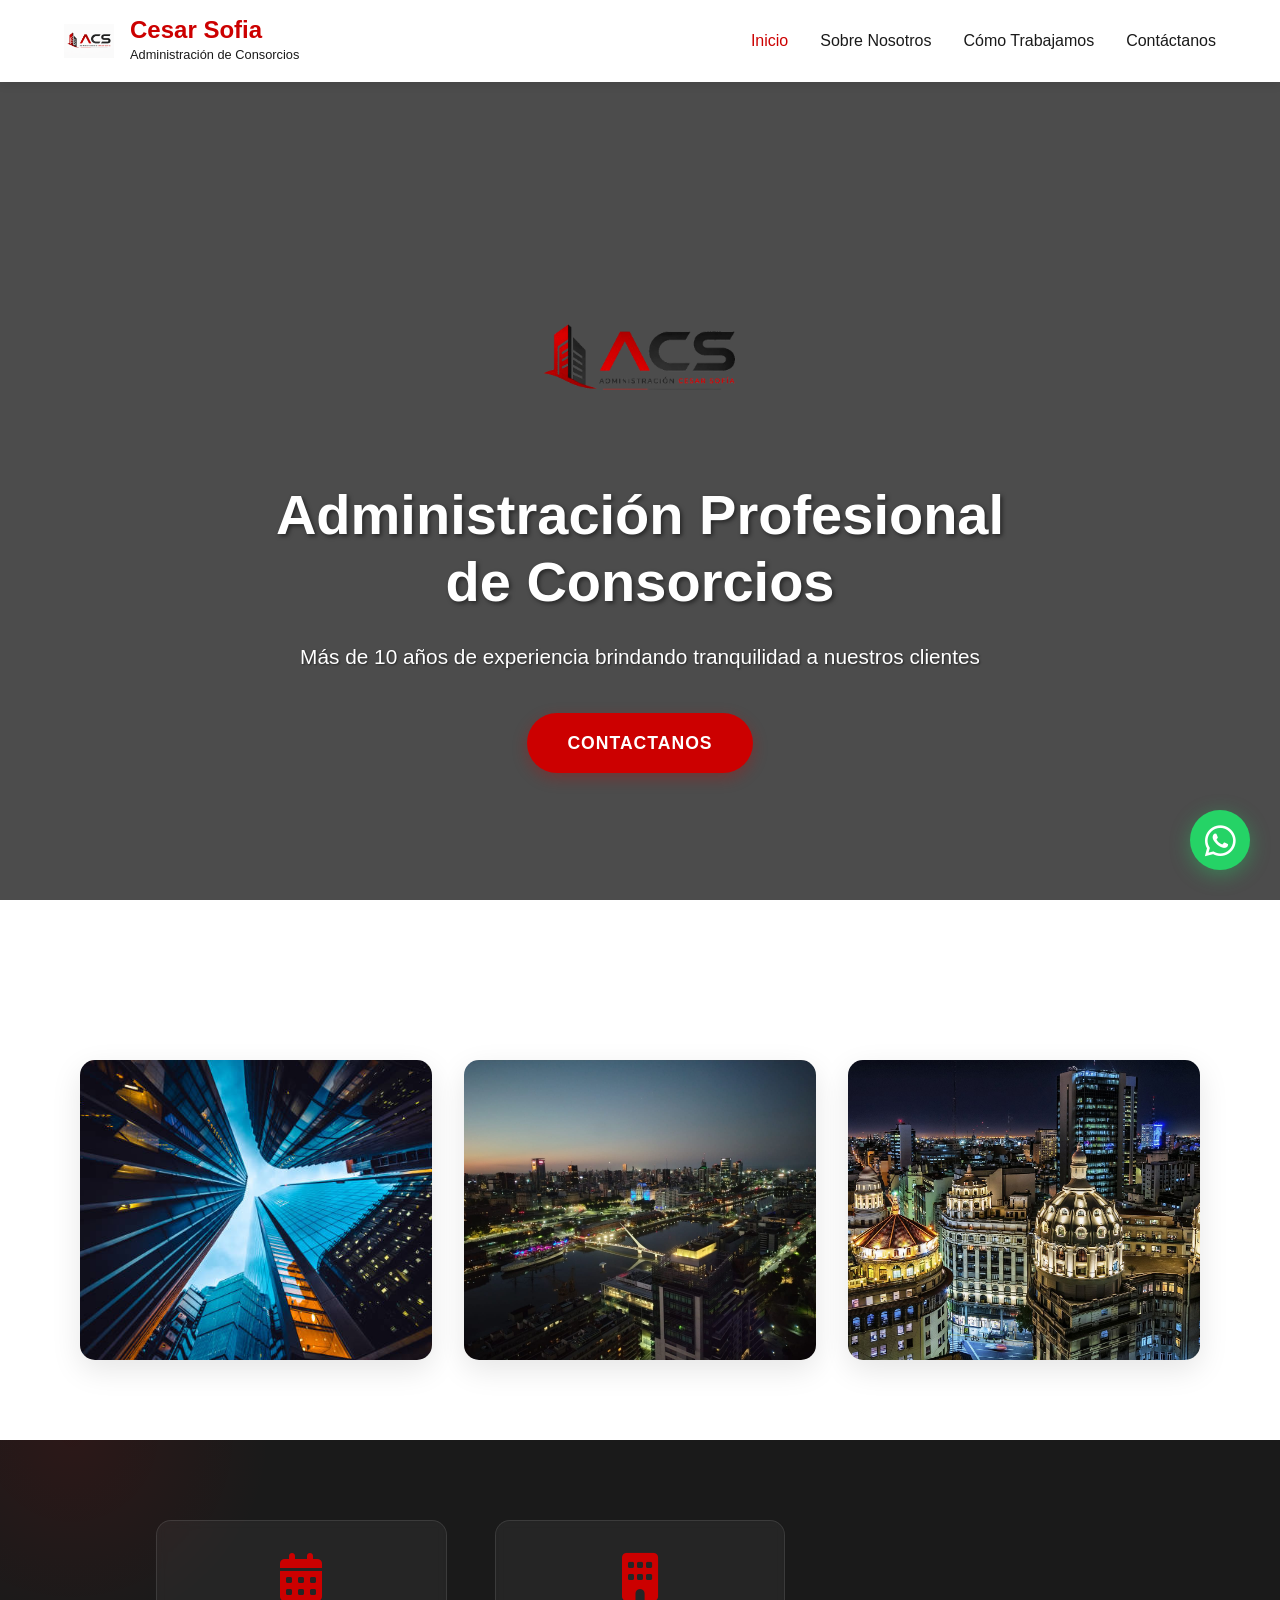
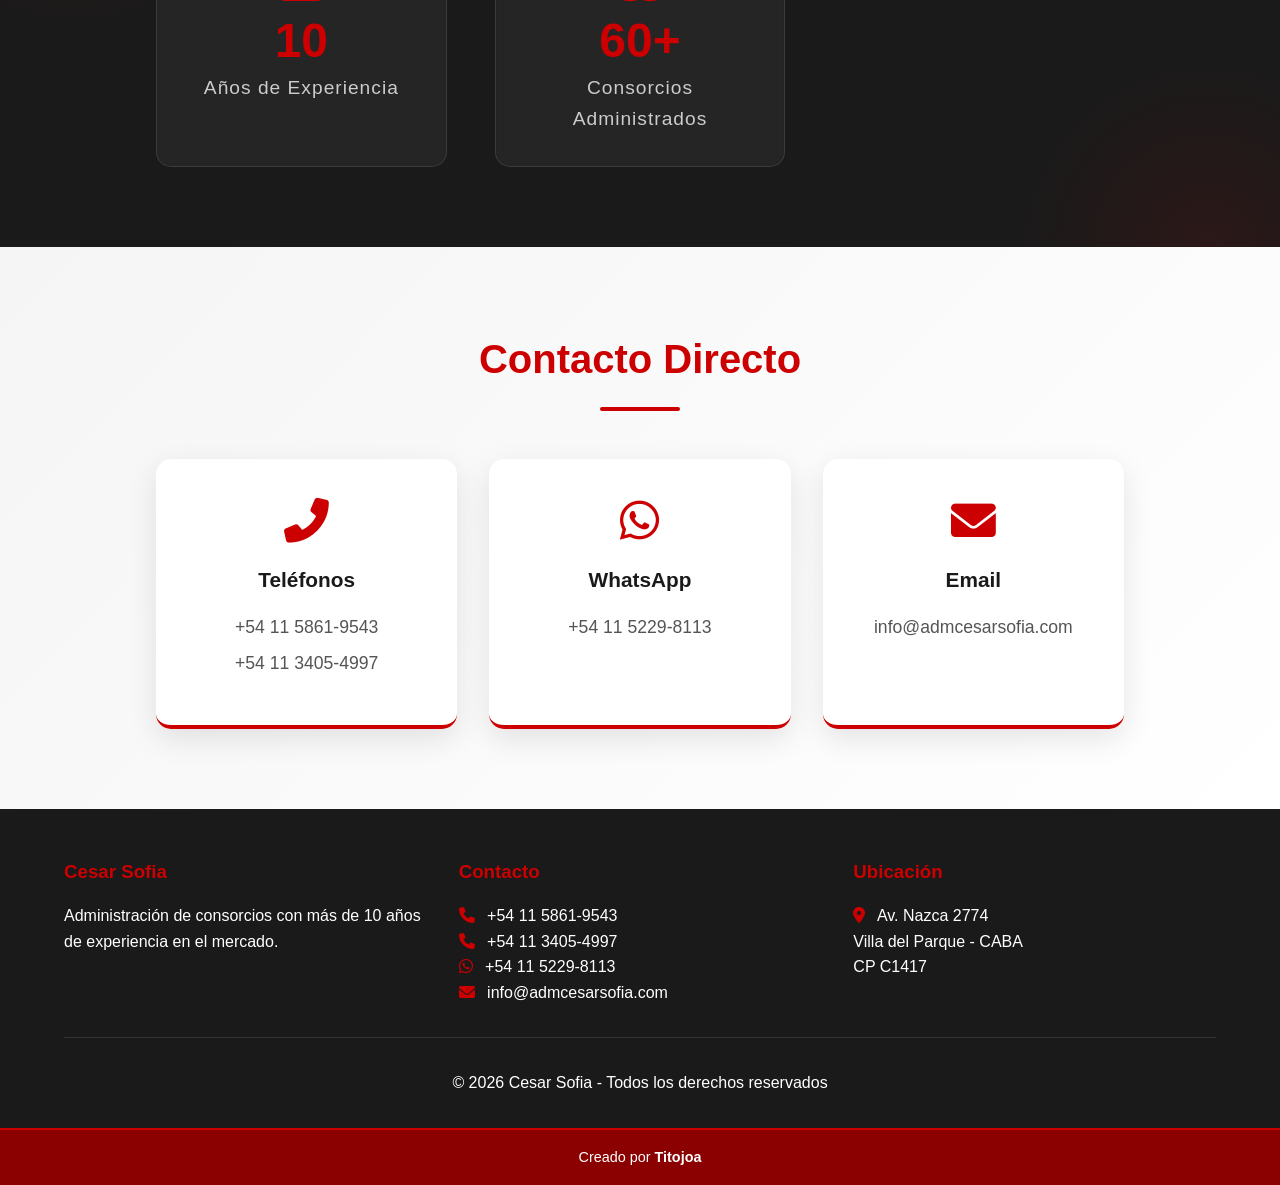
<file: index.html>
<!DOCTYPE html>
<html lang="es">
<head>
    <head>
        
    <meta charset="UTF-8">
    <meta name="viewport" content="width=device-width, initial-scale=1.0">
    <title>Administración de Consorcios | Cesar Sofia - Villa del Parque, CABA</title>
    <meta name="description" content="Administración de consorcios en Villa del Parque, CABA. Más de 10 años de experiencia. Gestión profesional, transparente y personalizada de edificios y propiedades horizontales.">
    <meta name="keywords" content="administración de consorcios, administración de edificios, expensas, Villa del Parque, CABA, Cesar Sofia, consorcios, administración de propiedades">
    <meta name="author" content="Cesar Sofia">
    <meta name="robots" content="index, follow">
    <meta name="googlebot" content="index, follow">
    <meta name="geo.region" content="AR-C">
    <meta name="geo.placename" content="Villa del Parque, Buenos Aires">
    <meta name="geo.position" content="-34.603684;-58.502254">
    <meta name="ICBM" content="-34.603684, -58.502254">
    <meta name="google-site-verification" content="Pi8FICjM6p4jcT4uzqnR5EJNdTb8IWbrWLuTquohp5A" />
    
    <!-- Open Graph (Facebook, WhatsApp, LinkedIn) -->
    <meta property="og:title" content="Cesar Sofia - Administración de Consorcios en Villa del Parque">
    <meta property="og:description" content="Más de 10 años administrando consorcios con transparencia y profesionalismo. Contactanos para una gestión eficiente de tu edificio.">
    <meta property="og:image" content="https://casarmsofia.com/images/og-image.jpg">
    <meta property="og:url" content="https://casarmsofia.com">
    <meta property="og:type" content="website">
    <meta property="og:locale" content="es_AR">
    <meta property="og:site_name" content="Cesar Sofia - Administración de Consorcios">
    
    <!-- Twitter Card -->
    <meta name="twitter:card" content="summary_large_image">
    <meta name="twitter:title" content="Cesar Sofia - Administración de Consorcios">
    <meta name="twitter:description" content="Administración profesional de consorcios en Villa del Parque, CABA. Más de 10 años de experiencia.">
    <meta name="twitter:image" content="https://casarmsofia.com/images/twitter-image.jpg">
    
    
    <!-- Canonical URL -->
    <link rel="canonical" href="https://cesarmsofia.com">
    <link rel="alternate" hreflang="es" href="https://cesarmsofia.com">
    
    <!-- Favicon -->
    <link rel="icon" type="image/x-icon" href="favicon.ico">
    <link rel="apple-touch-icon" href="apple-touch-icon.webp">
    
    <!-- CSS -->
    <link rel="stylesheet" href="css/main.css">
    <link rel="stylesheet" href="css/index.css">
    <link rel="stylesheet" href="https://cdnjs.cloudflare.com/ajax/libs/font-awesome/6.0.0/css/all.min.css">
</head>
</head>
<body>
    <header class="header">
        <div class="container">
            <div class="header-content">
                <div class="logo-container">
                    <div class="logo">
                        <img src="adm.webp" alt="Cesar Sofia">
                    </div>
                    <div class="company-name">
                        <h1>Cesar Sofia</h1>
                        <p>Administración de Consorcios</p>
                    </div>
                </div>
                
                <button class="mobile-menu-btn" id="mobileMenuBtn">
                    <i class="fas fa-bars"></i>
                </button>

                <nav class="nav-menu" id="navMenu">
                    <ul>
                        <li><a href="index.html" class="active">Inicio</a></li>
                        <li><a href="sobre-nosotros.html">Sobre Nosotros</a></li>
                        <li><a href="como-trabajamos.html">Cómo Trabajamos</a></li>
                        <li><a href="contactanos.html">Contáctanos</a></li>
                    </ul>
                </nav>
            </div>
        </div>
    </header>

   <section class="hero">
    <div class="hero-overlay"></div>
    <div class="container">
        <div class="hero-content">
            <img src="adm2.webp" alt="Cesar Sofia - Administración de Consorcios" class="hero-logo">
            <h2>Administración Profesional de Consorcios</h2>
            <p>Más de 10 años de experiencia brindando tranquilidad a nuestros clientes</p>
            <a href="contactanos.html" class="btn btn-primary">Contactanos</a>
        </div>
    </div>
</section>

    <section class="office-gallery">
        <div class="container">
        
            <div class="gallery-grid">
                <div class="gallery-item">
                    <img src="foto2.webp" alt="Oficina principal" onerror="this.src='https://via.placeholder.com/400x300/cc0000/ffffff?text=Oficina+Principal'">
                    <div class="gallery-overlay">
                    </div>
                </div>
                <div class="gallery-item">
                    <img src="foto3.webp" alt="Área de atención" onerror="this.src='https://via.placeholder.com/400x300/cc0000/ffffff?text=Área+de+Atención'">
                    <div class="gallery-overlay">
                    </div>
                </div>
                <div class="gallery-item">
                    <img src="foto8.webp" alt="Equipo de trabajo" onerror="this.src='https://via.placeholder.com/400x300/cc0000/ffffff?text=Equipo+de+Trabajo'">
                    <div class="gallery-overlay">
                    </div>
                </div>
            </div>
        </div>
    </section>

    <section class="stats">
        <div class="container">
            <div class="stats-grid">
                <div class="stat-item">
                    <i class="fas fa-calendar-alt"></i>
                    <h3>10</h3>
                    <p>Años de Experiencia</p>
                </div>
             

                    
                <div class="stat-item">
                    <i class="fas fa-building"></i>
                    <h3>60+</h3>
                    <p>Consorcios Administrados</p>
                </div>
                
            </div>
        </div>
    </section>

    <section class="quick-contact">
        <div class="container">
            <h2 class="section-title">Contacto Directo</h2>
            <div class="contact-info-grid">
                <div class="contact-card">
                    <i class="fas fa-phone-alt"></i>
                    <h3>Teléfonos</h3>
                    <p>+54 11 5861-9543</p>
                    <p>+54 11 3405-4997</p>
                </div>
                <div class="contact-card">
                    <i class="fab fa-whatsapp"></i>
                    <h3>WhatsApp</h3>
                    <p>+54 11 5229-8113</p>
                </div>
                <div class="contact-card">
                    <i class="fas fa-envelope"></i>
                    <h3>Email</h3>
                    <p>info@admcesarsofia.com</p>
                </div>
               
            </div>
        </div>
    </section>

    <a href="https://wa.me/541152298113?text=Hola%21%20Quisiera%20consultar%20sobre%20la%20administraci%C3%B3n%20de%20consorcios" 
       class="whatsapp-float" 
       target="_blank">
        <i class="fab fa-whatsapp"></i>
    </a>

    <footer class="footer">
        <div class="container">
            <div class="footer-content">
                <div class="footer-section">
                    <h3>Cesar Sofia</h3>
                    <p>Administración de consorcios con más de 10 años de experiencia en el mercado.</p>
                </div>
                <div class="footer-section">
                    <h3>Contacto</h3>
                    <p><i class="fas fa-phone"></i> +54 11 5861-9543</p>
                    <p><i class="fas fa-phone"></i> +54 11 3405-4997</p>
                    <p><i class="fab fa-whatsapp"></i> +54 11 5229-8113</p>
                    <p><i class="fas fa-envelope"></i> info@admcesarsofia.com</p>
                </div>
                <div class="footer-section">
                    <h3>Ubicación</h3>
                    <p><i class="fas fa-map-marker-alt"></i> Av. Nazca 2774</p>
                    <p>Villa del Parque - CABA</p>
                    <p>CP C1417</p>
                </div>
            </div>
            <div class="footer-bottom">
                <p>&copy; 2026 Cesar Sofia - Todos los derechos reservados</p>
            </div>
        </div>
        <div class="creator-signature">
    <p>Creado por <a href="https://www.instagram.com/joaquin.rg04/" target="_blank" rel="noopener noreferrer">Titojoa</a></p>
</div>
    </footer>

    <script src="js/main.js"></script>
</body>
</html>
</file>
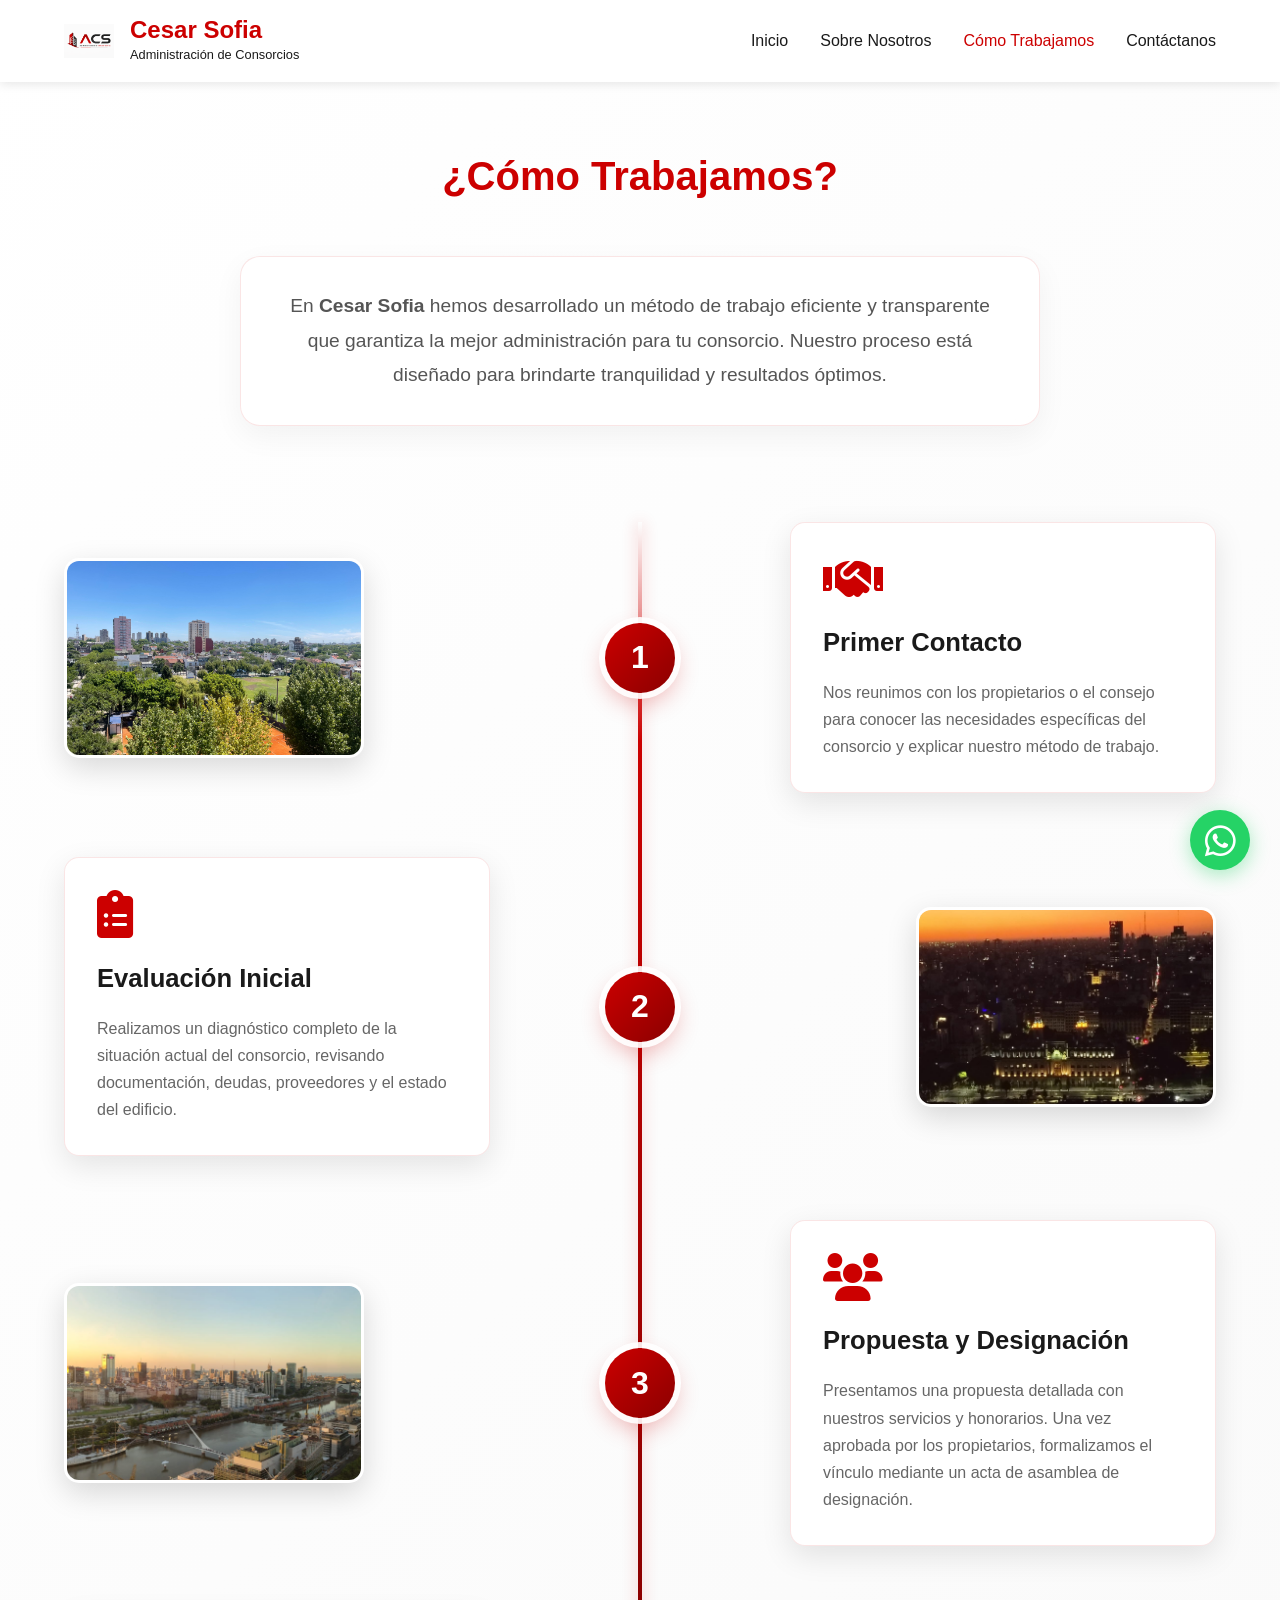
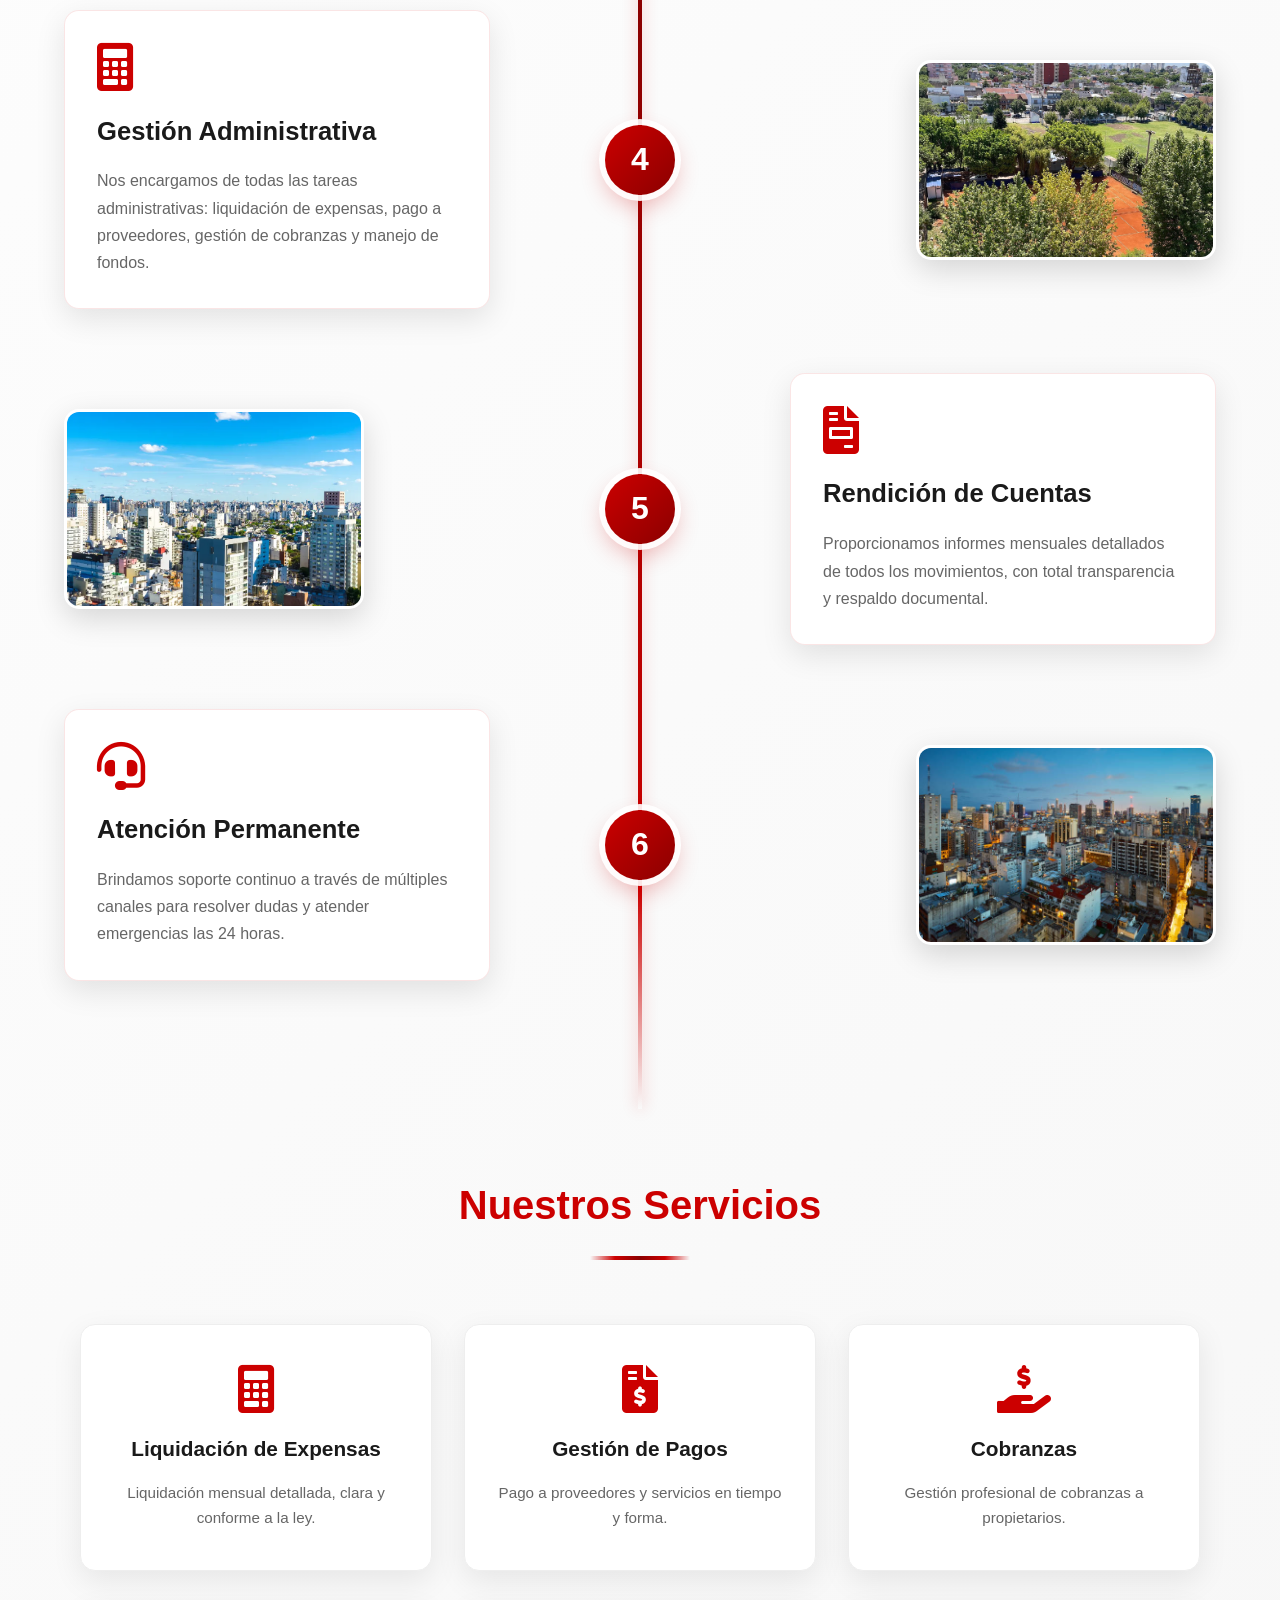
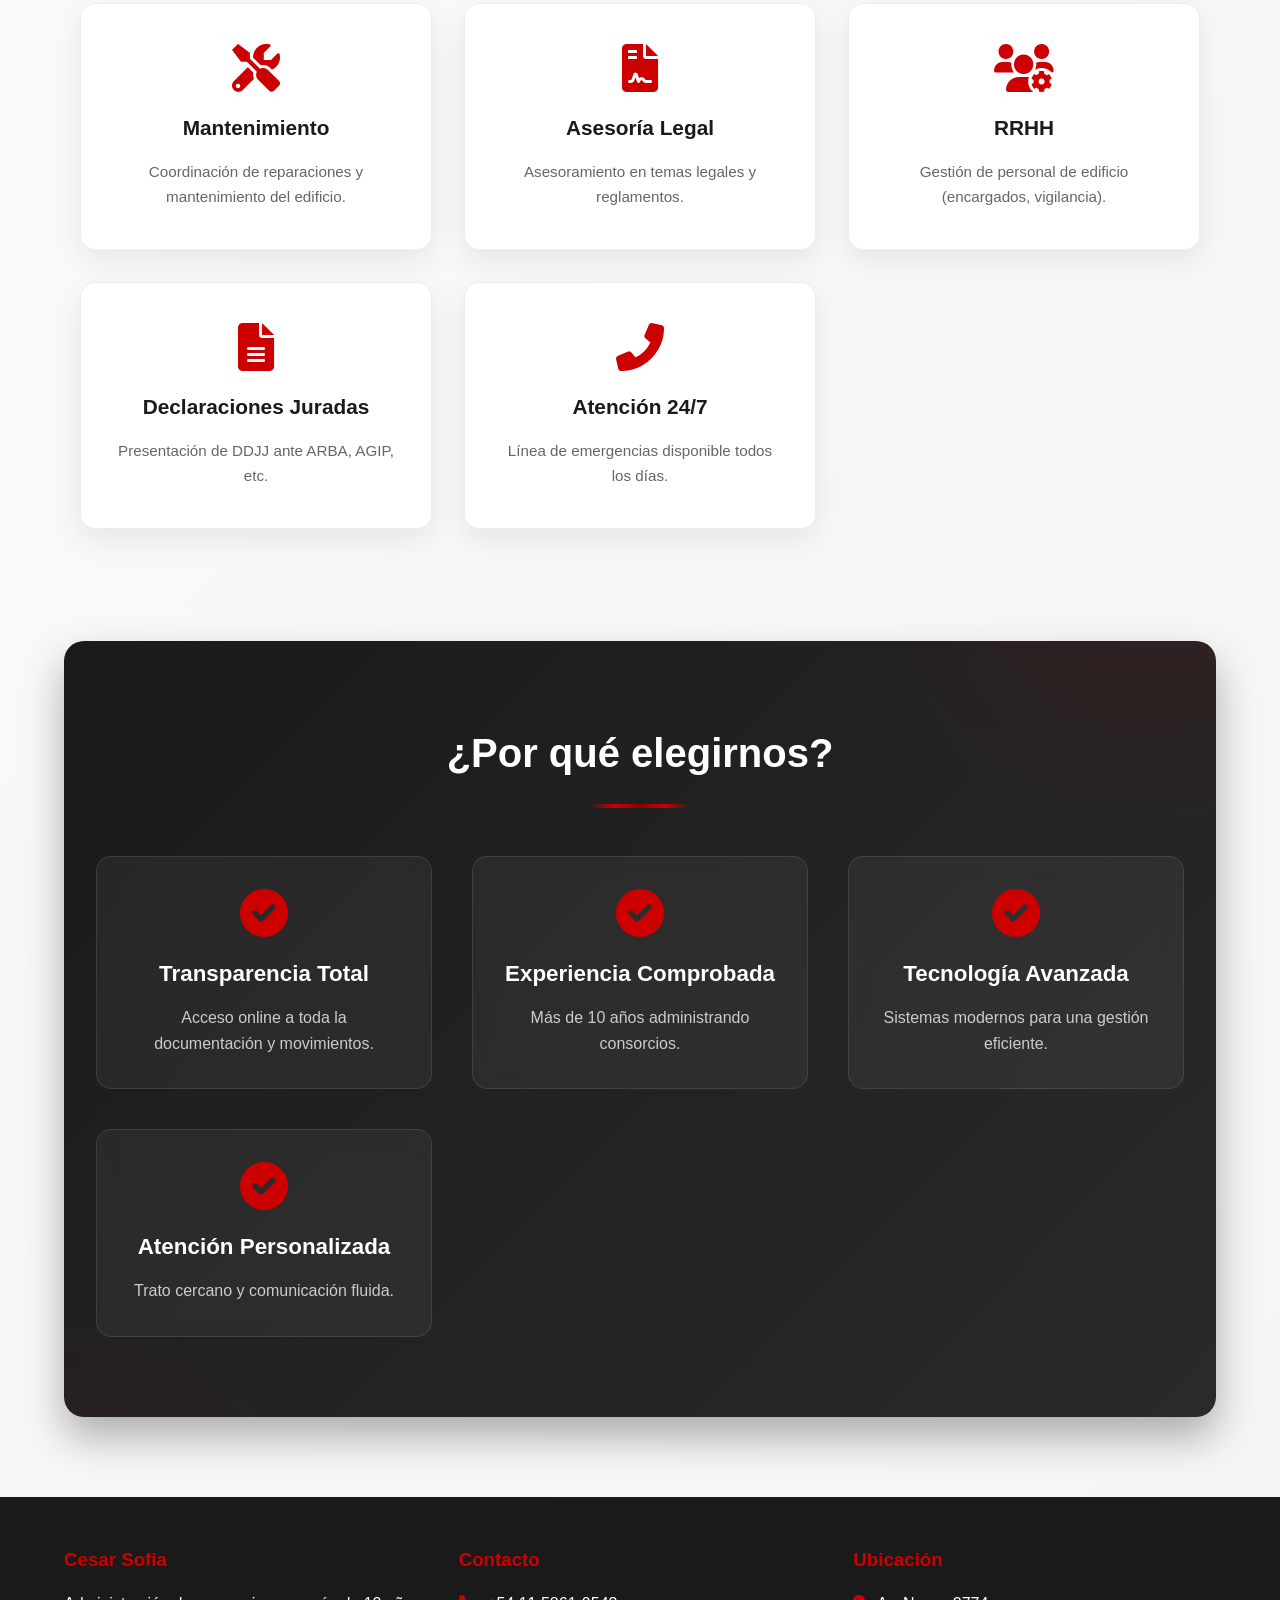
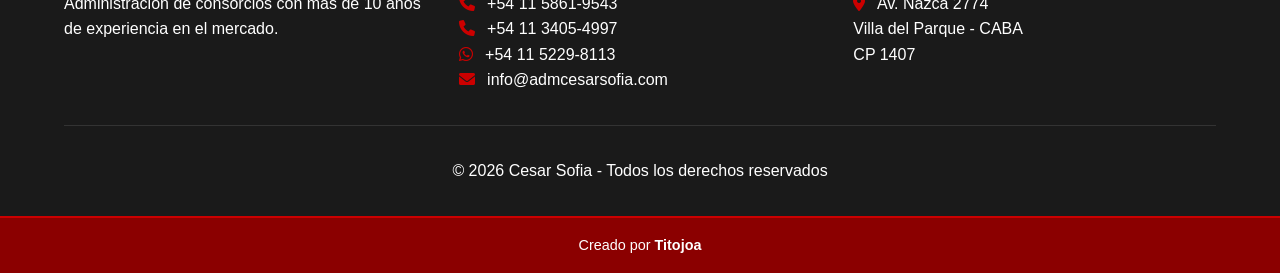
<file: como-trabajamos.html>
<!DOCTYPE html>
<html lang="es">
<head>
    <meta charset="UTF-8">
    <meta name="viewport" content="width=device-width, initial-scale=1.0">
    <title>Cómo Trabajamos | Cesar Sofia - Proceso de Administración de Consorcios</title>
    <meta name="description" content="Conocé nuestro método de trabajo transparente y eficiente para la administración de consorcios. Gestión administrativa, legal y de mantenimiento profesional en Villa del Parque.">
    <meta name="keywords" content="proceso administración consorcios, gestión de expensas, mantenimiento edificios, administración de propiedades, CABA">
    <link rel="canonical" href="https://casarmsofia.com/como-trabajamos.html">
    <meta property="og:title" content="Cómo Trabajamos - Proceso de Administración Cesar Sofia">
    <meta property="og:description" content="Descubrí nuestro método de trabajo profesional y transparente para la administración de consorcios.">
    <meta property="og:url" content="https://casarmsofia.com/como-trabajamos.html">
    <link rel="stylesheet" href="css/main.css">
    <link rel="stylesheet" href="css/como-trabajamos.css">
    <link rel="stylesheet" href="https://cdnjs.cloudflare.com/ajax/libs/font-awesome/6.0.0/css/all.min.css">
    <link rel="icon" type="image/x-icon" href="favicon.ico">
    <link rel="apple-touch-icon" href="apple-touch-icon.webp">
</head>
<body>
    <header class="header">
        <div class="container">
            <div class="header-content">
                <div class="logo-container">
                    <div class="logo">
                        <img src="adm.webp" alt="Cesar Sofia">
                    </div>
                    <div class="company-name">
                        <h1>Cesar Sofia</h1>
                        <p>Administración de Consorcios</p>
                    </div>
                </div>
                
                <button class="mobile-menu-btn" id="mobileMenuBtn">
                    <i class="fas fa-bars"></i>
                </button>

                <nav class="nav-menu" id="navMenu">
                    <ul>
                        <li><a href="index.html">Inicio</a></li>
                        <li><a href="sobre-nosotros.html">Sobre Nosotros</a></li>
                        <li><a href="como-trabajamos.html" class="active">Cómo Trabajamos</a></li>
                        <li><a href="contactanos.html">Contáctanos</a></li>
                    </ul>
                </nav>
            </div>
        </div>
    </header>

    <main class="how-we-work">
        <div class="container">
            <h1 class="page-title">¿Cómo Trabajamos?</h1>
            
            <div class="intro-text">
                <p>En <strong>Cesar Sofia</strong> hemos desarrollado un método de trabajo eficiente y transparente que garantiza la mejor administración para tu consorcio. Nuestro proceso está diseñado para brindarte tranquilidad y resultados óptimos.</p>
            </div>

            <!-- Timeline Process con imágenes a los costados -->
            <div class="process-timeline">
                <!-- Paso 1 - Imagen a la izquierda -->
                <div class="process-step">
                    <div class="step-number">1</div>
                    <div class="step-image-left">
                        <img src="foto1.webp" alt="Primer contacto con clientes" onerror="this.src='https://via.placeholder.com/300x200/cc0000/ffffff?text=Contacto'">
                    </div>
                    <div class="step-content">
                        <i class="fas fa-handshake"></i>
                        <h3>Primer Contacto</h3>
                        <p>Nos reunimos con los propietarios o el consejo para conocer las necesidades específicas del consorcio y explicar nuestro método de trabajo.</p>
                    </div>
                </div>

                <!-- Paso 2 - Imagen a la derecha -->
                <div class="process-step">
                    <div class="step-number">2</div>
                    <div class="step-content">
                        <i class="fas fa-clipboard-list"></i>
                        <h3>Evaluación Inicial</h3>
                        <p>Realizamos un diagnóstico completo de la situación actual del consorcio, revisando documentación, deudas, proveedores y el estado del edificio.</p>
                    </div>
                    <div class="step-image-right">
                        <img src="foto5.webp" alt="Evaluación inicial del edificio" onerror="this.src='https://via.placeholder.com/300x200/cc0000/ffffff?text=Evaluación'">
                    </div>
                </div>

                <!-- Paso 3 - Imagen a la izquierda -->
               <div class="process-step">
    <div class="step-number">3</div>
    <div class="step-image-left">
        <img src="foto7.webp" alt="Asamblea de designación" onerror="this.src='https://via.placeholder.com/300x200/cc0000/ffffff?text=Asamblea'">
    </div>
    <div class="step-content">
        <i class="fas fa-users"></i>
        <h3>Propuesta y Designación</h3>
        <p>Presentamos una propuesta detallada con nuestros servicios y honorarios. Una vez aprobada por los propietarios, formalizamos el vínculo mediante un acta de asamblea de designación.</p>
    </div>
</div>
                <!-- Paso 4 - Imagen a la derecha -->
                <div class="process-step">
                    <div class="step-number">4</div>
                    <div class="step-content">
                        <i class="fas fa-calculator"></i>
                        <h3>Gestión Administrativa</h3>
                        <p>Nos encargamos de todas las tareas administrativas: liquidación de expensas, pago a proveedores, gestión de cobranzas y manejo de fondos.</p>
                    </div>
                    <div class="step-image-right">
                        <img src="foto9.webp" alt="Gestión administrativa" onerror="this.src='https://via.placeholder.com/300x200/cc0000/ffffff?text=Gestión'">
                    </div>
                </div>

                <!-- Paso 5 - Imagen a la izquierda -->
                <div class="process-step">
                    <div class="step-number">5</div>
                    <div class="step-image-left">
                        <img src="foto10.webp" alt="Rendición de cuentas" onerror="this.src='https://via.placeholder.com/300x200/cc0000/ffffff?text=Rendición'">
                    </div>
                    <div class="step-content">
                        <i class="fas fa-file-invoice"></i>
                        <h3>Rendición de Cuentas</h3>
                        <p>Proporcionamos informes mensuales detallados de todos los movimientos, con total transparencia y respaldo documental.</p>
                    </div>
                </div>

                <!-- Paso 6 - Imagen a la derecha -->
                <div class="process-step">
                    <div class="step-number">6</div>
                    <div class="step-content">
                        <i class="fas fa-headset"></i>
                        <h3>Atención Permanente</h3>
                        <p>Brindamos soporte continuo a través de múltiples canales para resolver dudas y atender emergencias las 24 horas.</p>
                    </div>
                    <div class="step-image-right">
                        <img src="foto11.webp" alt="Atención permanente" onerror="this.src='https://via.placeholder.com/300x200/cc0000/ffffff?text=Atención'">
                    </div>
                </div>
            </div>

            <!-- Services Section con imagen de fondo -->
            <div class="services-section">
                <h2 class="section-title">Nuestros Servicios</h2>
                <div class="services-grid">
                    <div class="service-card">
                        <i class="fas fa-calculator"></i>
                        <h3>Liquidación de Expensas</h3>
                        <p>Liquidación mensual detallada, clara y conforme a la ley.</p>
                    </div>
                    <div class="service-card">
                        <i class="fas fa-file-invoice-dollar"></i>
                        <h3>Gestión de Pagos</h3>
                        <p>Pago a proveedores y servicios en tiempo y forma.</p>
                    </div>
                    <div class="service-card">
                        <i class="fas fa-hand-holding-usd"></i>
                        <h3>Cobranzas</h3>
                        <p>Gestión profesional de cobranzas a propietarios.</p>
                    </div>
                    <div class="service-card">
                        <i class="fas fa-tools"></i>
                        <h3>Mantenimiento</h3>
                        <p>Coordinación de reparaciones y mantenimiento del edificio.</p>
                    </div>
                    <div class="service-card">
                        <i class="fas fa-file-contract"></i>
                        <h3>Asesoría Legal</h3>
                        <p>Asesoramiento en temas legales y reglamentos.</p>
                    </div>
                    <div class="service-card">
                        <i class="fas fa-users-cog"></i>
                        <h3>RRHH</h3>
                        <p>Gestión de personal de edificio (encargados, vigilancia).</p>
                    </div>
                    <div class="service-card">
                        <i class="fas fa-file-alt"></i>
                        <h3>Declaraciones Juradas</h3>
                        <p>Presentación de DDJJ ante ARBA, AGIP, etc.</p>
                    </div>
                    <div class="service-card">
                        <i class="fas fa-phone-alt"></i>
                        <h3>Atención 24/7</h3>
                        <p>Línea de emergencias disponible todos los días.</p>
                    </div>
                </div>
            </div>

            <!-- Features Section con imagen de fondo -->
            <div class="features-section">
                <h2 class="section-title">¿Por qué elegirnos?</h2>
                <div class="features-grid">
                    <div class="feature">
                        <i class="fas fa-check-circle"></i>
                        <h3>Transparencia Total</h3>
                        <p>Acceso online a toda la documentación y movimientos.</p>
                    </div>
                    <div class="feature">
                        <i class="fas fa-check-circle"></i>
                        <h3>Experiencia Comprobada</h3>
                        <p>Más de 10 años administrando consorcios.</p>
                    </div>
                    <div class="feature">
                        <i class="fas fa-check-circle"></i>
                        <h3>Tecnología Avanzada</h3>
                        <p>Sistemas modernos para una gestión eficiente.</p>
                    </div>
                    <div class="feature">
                        <i class="fas fa-check-circle"></i>
                        <h3>Atención Personalizada</h3>
                        <p>Trato cercano y comunicación fluida.</p>
                    </div>
                </div>
            </div>
        </div>
    </main>

    <a href="https://wa.me/541152298113?text=Hola%21%20Quisiera%20consultar%20sobre%20la%20administraci%C3%B3n%20de%20consorcios" 
       class="whatsapp-float" 
       target="_blank">
        <i class="fab fa-whatsapp"></i>
    </a>

    <footer class="footer">
        <div class="container">
            <div class="footer-content">
                <div class="footer-section">
                    <h3>Cesar Sofia</h3>
                    <p>Administración de consorcios con más de 10 años de experiencia en el mercado.</p>
                </div>
                <div class="footer-section">
                    <h3>Contacto</h3>
                    <p><i class="fas fa-phone"></i> +54 11 5861-9543</p>
                    <p><i class="fas fa-phone"></i> +54 11 3405-4997</p>
                    <p><i class="fab fa-whatsapp"></i> +54 11 5229-8113</p>
                    <p><i class="fas fa-envelope"></i> info@admcesarsofia.com</p>
                </div>
                <div class="footer-section">
                    <h3>Ubicación</h3>
                    <p><i class="fas fa-map-marker-alt"></i> Av. Nazca 2774</p>
                    <p>Villa del Parque - CABA</p>
                    <p>CP 1407</p>
                </div>
            </div>
            <div class="footer-bottom">
                <p>&copy; 2026 Cesar Sofia - Todos los derechos reservados</p>
            </div>
        </div>
        <div class="creator-signature">
    <p>Creado por <a href="https://www.instagram.com/joaquin.rg04/" target="_blank" rel="noopener noreferrer">Titojoa</a></p>
</div>
    </footer>

    <script src="js/main.js"></script>
</body>
</html>
</file>
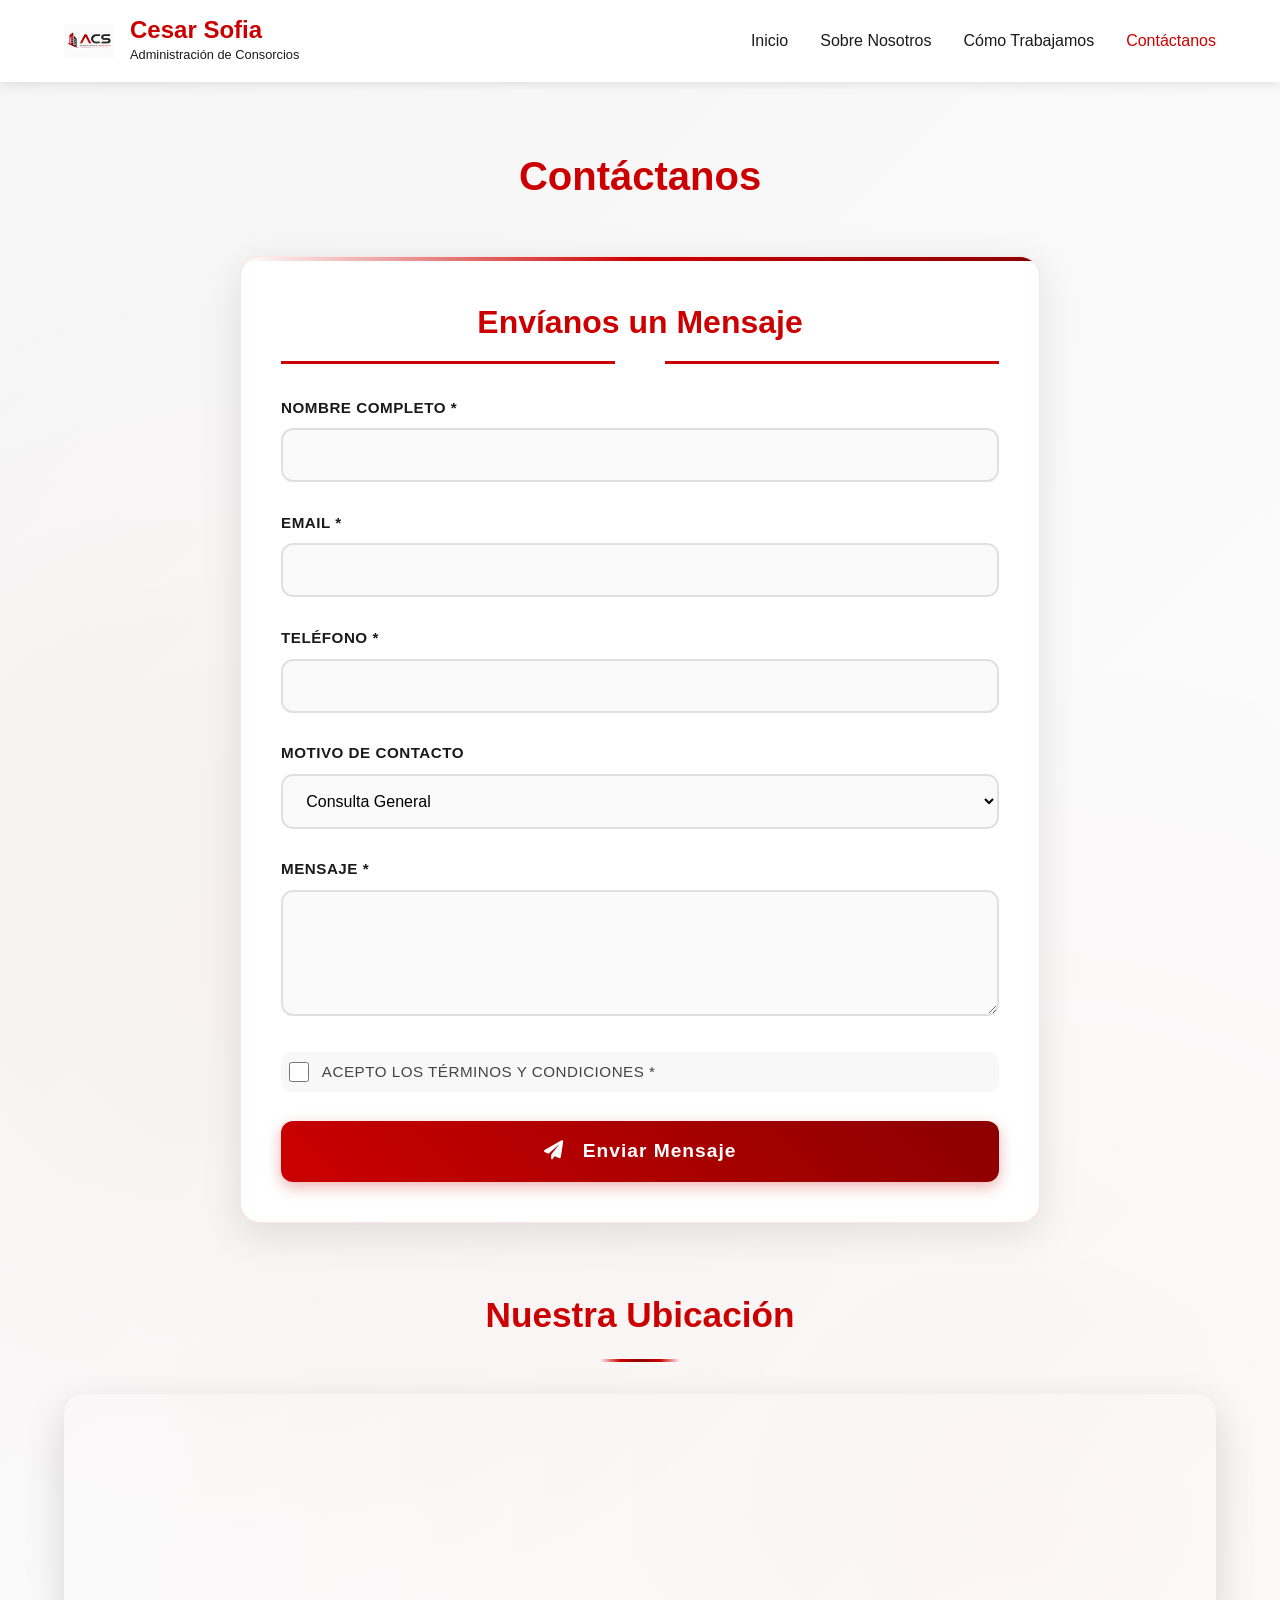
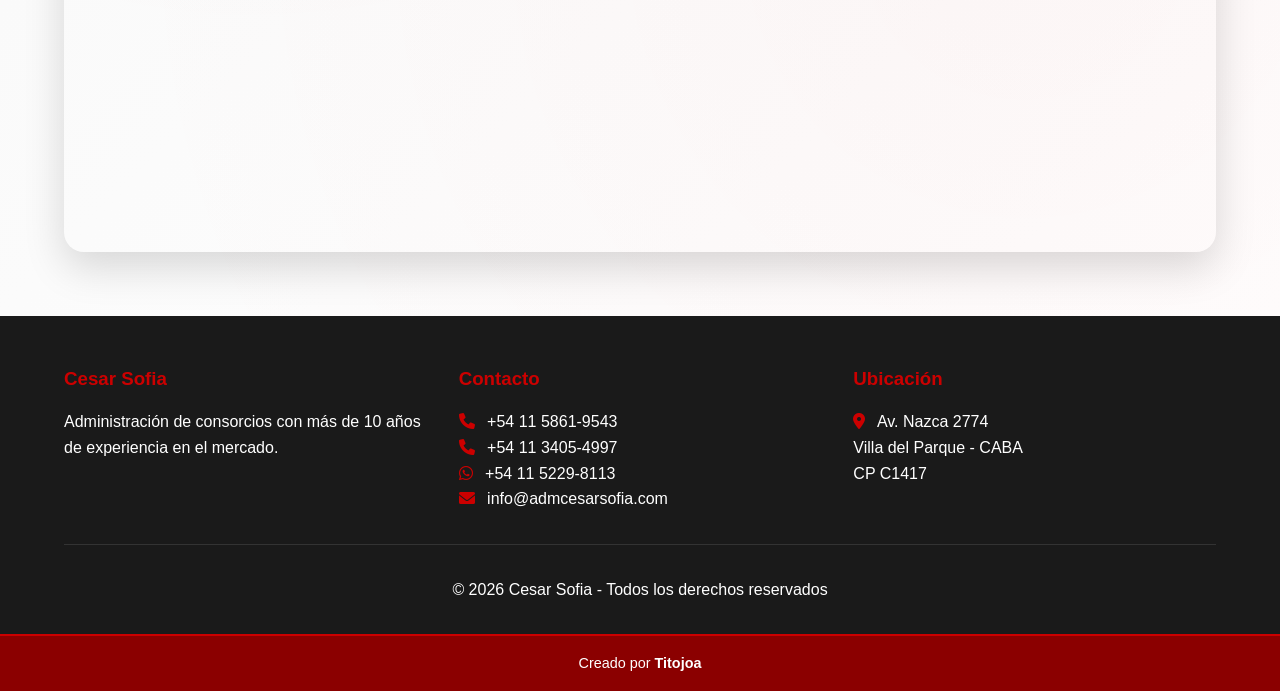
<file: contactanos.html>
<!DOCTYPE html>
<html lang="es">
<head>
    <meta charset="UTF-8">
    <meta name="viewport" content="width=device-width, initial-scale=1.0">
    <title>Contacto | Cesar Sofia - Administración de Consorcios en Villa del Parque</title>
    <meta name="description" content="Contactanos para asesoramiento personalizado en administración de consorcios. Teléfonos, WhatsApp, email y ubicación en Villa del Parque, CABA. Respuesta rápida.">
    <meta name="keywords" content="contacto administración consorcios, teléfono Villa del Parque, WhatsApp Cesar Sofia, administración de edificios CABA">
    <link rel="canonical" href="https://casarmsofia.com/contactanos.html">
    <meta property="og:title" content="Contacto - Cesar Sofia Administración de Consorcios">
    <meta property="og:description" content="Comunicate con nosotros para administrar tu consorcio. Te responderemos a la brevedad.">
    <meta property="og:url" content="https://casarmsofia.com/contactanos.html">
    <link rel="stylesheet" href="css/main.css">
    <link rel="stylesheet" href="css/contactanos.css">
    <link rel="stylesheet" href="https://cdnjs.cloudflare.com/ajax/libs/font-awesome/6.0.0/css/all.min.css">
    <link rel="icon" type="image/x-icon" href="favicon.ico">
    <link rel="apple-touch-icon" href="apple-touch-icon.webp">
</head>
<body>
    <header class="header">
        <div class="container">
            <div class="header-content">
                <div class="logo-container">
                    <div class="logo">
                        <img src="adm.webp" alt="Cesar Sofia">
                    </div>
                    <div class="company-name">
                        <h1>Cesar Sofia</h1>
                        <p>Administración de Consorcios</p>
                    </div>
                </div>
                
                <button class="mobile-menu-btn" id="mobileMenuBtn">
                    <i class="fas fa-bars"></i>
                </button>

                <nav class="nav-menu" id="navMenu">
                    <ul>
                        <li><a href="index.html">Inicio</a></li>
                        <li><a href="sobre-nosotros.html">Sobre Nosotros</a></li>
                        <li><a href="como-trabajamos.html">Cómo Trabajamos</a></li>
                        <li><a href="contactanos.html" class="active">Contáctanos</a></li>
                    </ul>
                </nav>
            </div>
        </div>
    </header>

    <main class="contact-page">
        <div class="container">
            <h1 class="page-title">Contáctanos</h1>
            
            <div class="contact-grid">
                <!-- SOLO FORMULARIO -->
                <div class="contact-form-container">
                    <h2>Envíanos un Mensaje</h2>
                    <form id="contactForm" class="contact-form">
                        <div class="form-group">
                            <label for="nombre">Nombre Completo *</label>
                            <input type="text" id="nombre" name="nombre" required>
                        </div>

                        <div class="form-group">
                            <label for="email">Email *</label>
                            <input type="email" id="email" name="email" required>
                        </div>

                        <div class="form-group">
                            <label for="telefono">Teléfono *</label>
                            <input type="tel" id="telefono" name="telefono" required>
                        </div>


                        <div class="form-group">
                            <label for="motivo">Motivo de Contacto</label>
                            <select id="motivo" name="motivo">
                                <option value="consulta">Consulta General</option>
                                <option value="presupuesto">Solicitar Presupuesto</option>
                                <option value="reunion">Solicitar Reunión</option>
                                <option value="urgencia">Urgencia</option>
                                <option value="otro">Otro</option>
                            </select>
                        </div>

                        <div class="form-group">
                            <label for="mensaje">Mensaje *</label>
                            <textarea id="mensaje" name="mensaje" rows="5" required></textarea>
                        </div>

                        <div class="form-group checkbox">
                            <input type="checkbox" id="terminos" name="terminos" required>
                            <label for="terminos">Acepto los términos y condiciones *</label>
                        </div>

                        <button type="submit" class="btn btn-primary btn-block">
                            <i class="fas fa-paper-plane"></i> Enviar Mensaje
                        </button>
                    </form>
                    <div id="formMessage" class="form-message"></div>
                </div>
            </div>

            <!-- Mapa -->
            <div class="map-container">
                <h2 class="section-title">Nuestra Ubicación</h2>
                <div class="map">
                    <iframe 
                        src="https://www.google.com/maps/embed?pb=!1m18!1m12!1m3!1d3283.986419375419!2d-58.50225468423446!3d-34.60308458045969!2m3!1f0!2f0!3f0!3m2!1i1024!2i768!4f13.1!3m3!1m2!1s0x95bcc9f53e4c1d1d%3A0x75b5e1b5e5e5e5e5!2sAv.%20Nazca%202774%2C%20Villa%20del%20Parque%2C%20CABA!5e0!3m2!1ses!2sar!4v1620000000000!5m2!1ses!2sar" 
                        width="100%" 
                        height="450" 
                        style="border:0;" 
                        allowfullscreen="" 
                        loading="lazy">
                    </iframe>
                </div>
            </div>
        </div>
    </main>

    <!-- SIN BOTÓN DE WHATSAPP AQUÍ (se oculta con JS) -->

    <footer class="footer">
        <div class="container">
            <div class="footer-content">
                <div class="footer-section">
                    <h3>Cesar Sofia</h3>
                    <p>Administración de consorcios con más de 10 años de experiencia en el mercado.</p>
                </div>
                <div class="footer-section">
                    <h3>Contacto</h3>
                    <p><i class="fas fa-phone"></i> +54 11 5861-9543</p>
                    <p><i class="fas fa-phone"></i> +54 11 3405-4997</p>
                    <p><i class="fab fa-whatsapp"></i> +54 11 5229-8113</p>
                    <p><i class="fas fa-envelope"></i> info@admcesarsofia.com</p>
                </div>
                <div class="footer-section">
                    <h3>Ubicación</h3>
                    <p><i class="fas fa-map-marker-alt"></i> Av. Nazca 2774</p>
                    <p>Villa del Parque - CABA</p>
                    <p>CP C1417</p>
                </div>
            </div>
            <div class="footer-bottom">
                <p>&copy; 2026 Cesar Sofia - Todos los derechos reservados</p>
            </div>
        </div>
        <div class="creator-signature">
    <p>Creado por <a href="https://www.instagram.com/joaquin.rg04/" target="_blank" rel="noopener noreferrer">Titojoa</a></p>
</div>
    </footer>

    <script src="js/main.js"></script>
    <script src="js/contactanos.js"></script>
</body>
</html>
</file>
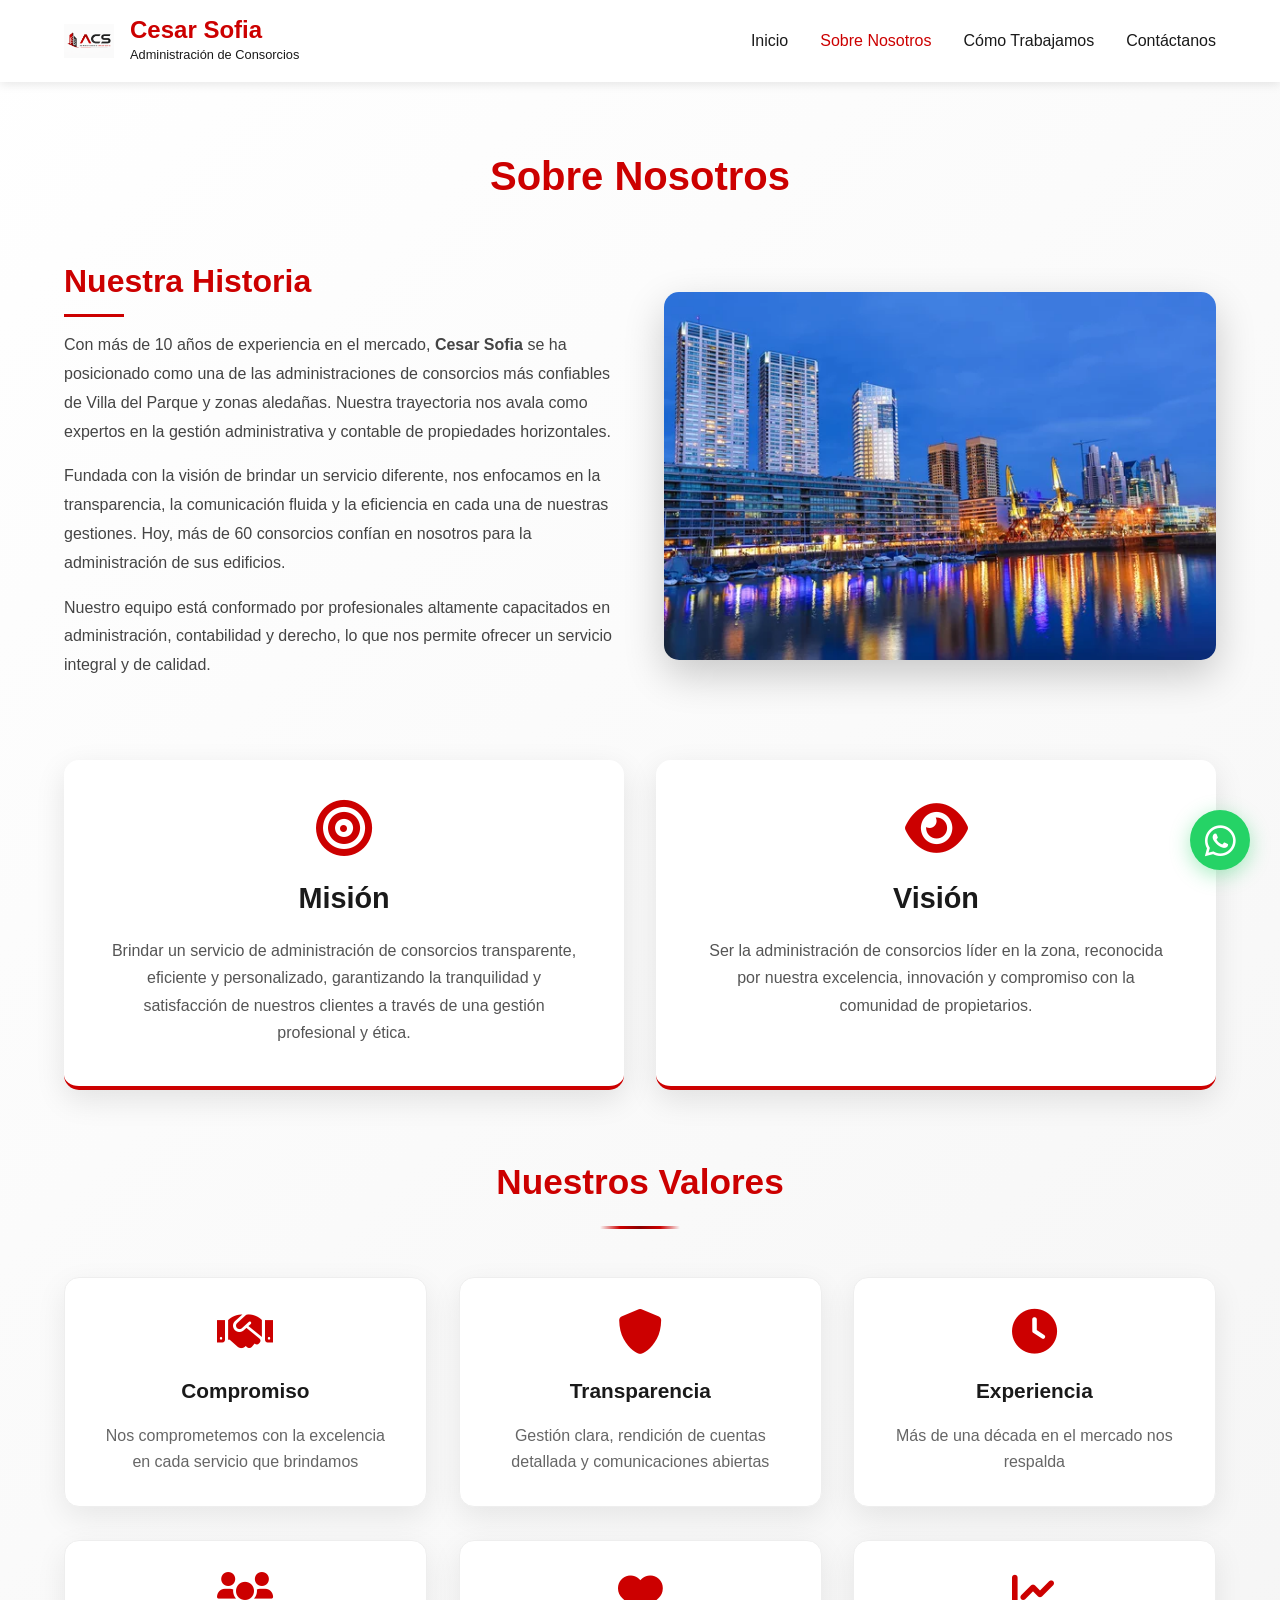
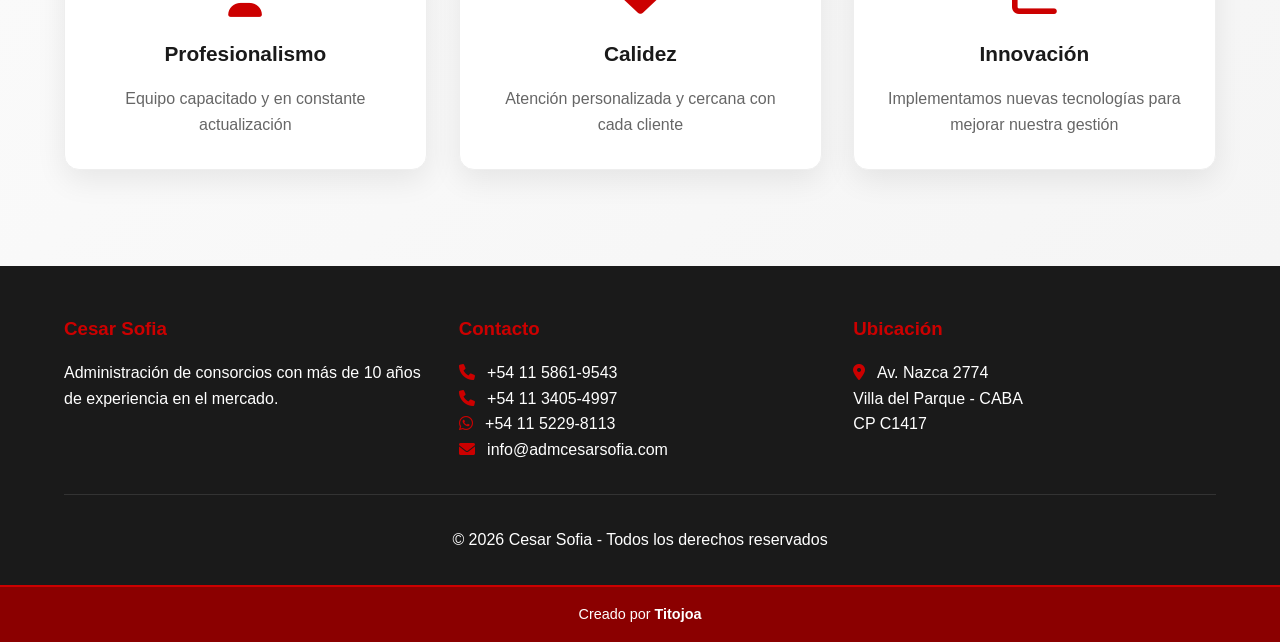
<file: sobre-nosotros.html>
<!DOCTYPE html>
<html lang="es">
<head>
    <meta charset="UTF-8">
    <meta name="viewport" content="width=device-width, initial-scale=1.0">
    <title>Sobre Nosotros | Cesar Sofia - Administración de Consorcios</title>
    <meta name="description" content="Conocé la historia de Cesar Sofia: más de 10 años de experiencia administrando consorcios en Villa del Parque, CABA. Transparencia, compromiso y profesionalismo.">
    <meta name="keywords" content="historia administración consorcios, administración de edificios, Villa del Parque, Cesar Sofia, valores, misión, visión">
    <link rel="canonical" href="https://casarmsofia.com/sobre-nosotros.html">
    <meta property="og:title" content="Sobre Nosotros - Cesar Sofia Administración de Consorcios">
    <meta property="og:description" content="Conocé nuestra trayectoria y valores en la administración de consorcios. Más de 10 años brindando tranquilidad a nuestros clientes.">
    <meta property="og:url" content="https://casarmsofia.com/sobre-nosotros.html">
    <link rel="stylesheet" href="css/main.css">
    <link rel="stylesheet" href="css/sobre-nosotros.css">
    <link rel="stylesheet" href="https://cdnjs.cloudflare.com/ajax/libs/font-awesome/6.0.0/css/all.min.css">
    <link rel="icon" type="image/x-icon" href="favicon.ico">
    <link rel="apple-touch-icon" href="apple-touch-icon.webp">
</head>
<body>
    <header class="header">
        <div class="container">
            <div class="header-content">
                <div class="logo-container">
                    <div class="logo">
                        <img src="adm.webp" alt="Cesar Sofia">
                    </div>
                    <div class="company-name">
                        <h1>Cesar Sofia</h1>
                        <p>Administración de Consorcios</p>
                    </div>
                </div>
                
                <button class="mobile-menu-btn" id="mobileMenuBtn">
                    <i class="fas fa-bars"></i>
                </button>

                <nav class="nav-menu" id="navMenu">
                    <ul>
                        <li><a href="index.html">Inicio</a></li>
                        <li><a href="sobre-nosotros.html" class="active">Sobre Nosotros</a></li>
                        <li><a href="como-trabajamos.html">Cómo Trabajamos</a></li>
                        <li><a href="contactanos.html">Contáctanos</a></li>
                    </ul>
                </nav>
            </div>
        </div>
    </header>

    <main class="about-page">
        <div class="container">
            <h1 class="page-title">Sobre Nosotros</h1>
            
            <div class="about-content">
                <div class="about-text">
                    <h2>Nuestra Historia</h2>
                    <p>Con más de 10 años de experiencia en el mercado, <strong>Cesar Sofia</strong> se ha posicionado como una de las administraciones de consorcios más confiables de Villa del Parque y zonas aledañas. Nuestra trayectoria nos avala como expertos en la gestión administrativa y contable de propiedades horizontales.</p>
                    <p>Fundada con la visión de brindar un servicio diferente, nos enfocamos en la transparencia, la comunicación fluida y la eficiencia en cada una de nuestras gestiones. Hoy, más de 60 consorcios confían en nosotros para la administración de sus edificios.</p>
                    <p>Nuestro equipo está conformado por profesionales altamente capacitados en administración, contabilidad y derecho, lo que nos permite ofrecer un servicio integral y de calidad.</p>
                </div>
                
                <div class="about-image">
                    <img src="foto4.webp" alt="Nuestra oficina" onerror="this.src='https://via.placeholder.com/500x400/cc0000/ffffff?text=Nuestra+Oficina'">
                </div>
            </div>

            <div class="mission-vision">
                <div class="mission">
                    <i class="fas fa-bullseye"></i>
                    <h3>Misión</h3>
                    <p>Brindar un servicio de administración de consorcios transparente, eficiente y personalizado, garantizando la tranquilidad y satisfacción de nuestros clientes a través de una gestión profesional y ética.</p>
                </div>
                <div class="vision">
                    <i class="fas fa-eye"></i>
                    <h3>Visión</h3>
                    <p>Ser la administración de consorcios líder en la zona, reconocida por nuestra excelencia, innovación y compromiso con la comunidad de propietarios.</p>
                </div>
            </div>

            <div class="values-section">
                <h2 class="section-title">Nuestros Valores</h2>
                <div class="values-grid">
                    <div class="value-item">
                        <i class="fas fa-handshake"></i>
                        <h3>Compromiso</h3>
                        <p>Nos comprometemos con la excelencia en cada servicio que brindamos</p>
                    </div>
                    <div class="value-item">
                        <i class="fas fa-shield-alt"></i>
                        <h3>Transparencia</h3>
                        <p>Gestión clara, rendición de cuentas detallada y comunicaciones abiertas</p>
                    </div>
                    <div class="value-item">
                        <i class="fas fa-clock"></i>
                        <h3>Experiencia</h3>
                        <p>Más de una década en el mercado nos respalda</p>
                    </div>
                    <div class="value-item">
                        <i class="fas fa-users"></i>
                        <h3>Profesionalismo</h3>
                        <p>Equipo capacitado y en constante actualización</p>
                    </div>
                    <div class="value-item">
                        <i class="fas fa-heart"></i>
                        <h3>Calidez</h3>
                        <p>Atención personalizada y cercana con cada cliente</p>
                    </div>
                    <div class="value-item">
                        <i class="fas fa-chart-line"></i>
                        <h3>Innovación</h3>
                        <p>Implementamos nuevas tecnologías para mejorar nuestra gestión</p>
                    </div>
                </div>
            </div>
        </div>
    </main>

    <a href="https://wa.me/541152298113?text=Hola%21%20Quisiera%20consultar%20sobre%20la%20administraci%C3%B3n%20de%20consorcios" 
       class="whatsapp-float" 
       target="_blank">
        <i class="fab fa-whatsapp"></i>
    </a>

    <footer class="footer">
        <div class="container">
            <div class="footer-content">
                <div class="footer-section">
                    <h3>Cesar Sofia</h3>
                    <p>Administración de consorcios con más de 10 años de experiencia en el mercado.</p>
                </div>
                <div class="footer-section">
                    <h3>Contacto</h3>
                    <p><i class="fas fa-phone"></i> +54 11 5861-9543</p>
                    <p><i class="fas fa-phone"></i> +54 11 3405-4997</p>
                    <p><i class="fab fa-whatsapp"></i> +54 11 5229-8113</p>
                    <p><i class="fas fa-envelope"></i> info@admcesarsofia.com</p>
                </div>
                <div class="footer-section">
                    <h3>Ubicación</h3>
                    <p><i class="fas fa-map-marker-alt"></i> Av. Nazca 2774</p>
                    <p>Villa del Parque - CABA</p>
                    <p>CP C1417</p>
                </div>
            </div>
            <div class="footer-bottom">
                <p>&copy; 2026 Cesar Sofia - Todos los derechos reservados</p>
            </div>
        </div>
       <div class="creator-signature">
    <p>Creado por <a href="https://www.instagram.com/joaquin.rg04/" target="_blank" rel="noopener noreferrer">Titojoa</a></p>
</div>
    </footer>

    <script src="js/main.js"></script>
</body>
</html>
</file>
<file: css/main.css>
/* Variables y reset */
:root {
    --rojo: #cc0000;
    --rojo-oscuro: #8b0000;
    --negro: #1a1a1a;
    --blanco: #ffffff;
    --gris-claro: #f5f5f5;
}

* {
    margin: 0;
    padding: 0;
    box-sizing: border-box;
}

body {
    font-family: 'Segoe UI', Tahoma, Geneva, Verdana, sans-serif;
    line-height: 1.6;
    color: var(--negro);
}

.container {
    width: 90%;
    max-width: 1200px;
    margin: 0 auto;
}

/* Header compartido */
.header {
    background: var(--blanco);
    box-shadow: 0 2px 10px rgba(0,0,0,0.1);
    position: fixed;
    width: 100%;
    top: 0;
    z-index: 1000;
}

.header-content {
    display: flex;
    justify-content: space-between;
    align-items: center;
    padding: 1rem 0;
}

.logo-container {
    display: flex;
    align-items: center;
    gap: 1rem;
}

.logo {
    width: 50px;
    height: 50px;
    display: flex;
    align-items: center;
    justify-content: center;
    flex-shrink: 0;
}

.logo img {
    width: 100%;
    height: 100%;
    object-fit: contain;
}

.company-name h1 {
    font-size: 1.5rem;
    color: var(--rojo);
    line-height: 1.2;
}

.company-name p {
    font-size: 0.8rem;
    color: var(--negro);
}

/* Navegación - AHORA LINEAL EN MÓVIL TAMBIÉN */
.nav-menu ul {
    display: flex;
    list-style: none;
    gap: 2rem;
}

.nav-menu a {
    text-decoration: none;
    color: var(--negro);
    font-weight: 500;
    transition: color 0.3s;
    font-size: 1rem;
    white-space: nowrap;
}

.nav-menu a:hover,
.nav-menu a.active {
    color: var(--rojo);
}

.mobile-menu-btn {
    display: none; /* OCULTO - ya no usamos menú hamburguesa */
}

/* Footer */
.footer {
    background: var(--negro);
    color: var(--blanco);
    padding: 3rem 0 0;
}

.footer-content {
    display: grid;
    grid-template-columns: repeat(auto-fit, minmax(250px, 1fr));
    gap: 2rem;
    margin-bottom: 2rem;
}

.footer-section h3 {
    color: var(--rojo);
    margin-bottom: 1rem;
}

.footer-section i {
    margin-right: 0.5rem;
    color: var(--rojo);
}

.footer-bottom {
    text-align: center;
    padding: 2rem 0;
    border-top: 1px solid #333;
}

/* Tu sello personal SIN CORAZÓN */
.creator-signature {
    background: var(--rojo-oscuro);
    text-align: center;
    padding: 1rem;
    font-size: 0.9rem;
    border-top: 2px solid var(--rojo);
}

.creator-signature p {
    margin: 0;
    color: var(--blanco);
}

.creator-signature a {
    color: var(--blanco);
    text-decoration: none;
    font-weight: bold;
    transition: color 0.3s;
}

.creator-signature a:hover {
    color: var(--negro);
}

/* Botón flotante de WhatsApp */
.whatsapp-float {
    position: fixed;
    bottom: 30px;
    right: 30px;
    background: #25d366;
    color: white;
    width: 60px;
    height: 60px;
    border-radius: 50%;
    text-align: center;
    font-size: 30px;
    line-height: 60px;
    box-shadow: 0 5px 20px rgba(37, 211, 102, 0.4);
    z-index: 1000;
    transition: all 0.3s ease;
    animation: pulse 2s infinite;
    display: flex;
    align-items: center;
    justify-content: center;
    text-decoration: none;
}

.whatsapp-float:hover {
    transform: scale(1.1);
    box-shadow: 0 5px 25px rgba(37, 211, 102, 0.6);
    color: white;
}

.whatsapp-float i {
    font-size: 35px;
}

@keyframes pulse {
    0% {
        box-shadow: 0 0 0 0 rgba(37, 211, 102, 0.7);
    }
    70% {
        box-shadow: 0 0 0 15px rgba(37, 211, 102, 0);
    }
    100% {
        box-shadow: 0 0 0 0 rgba(37, 211, 102, 0);
    }
}

/* Botones */
.btn {
    display: inline-block;
    padding: 0.8rem 1.5rem;
    text-decoration: none;
    border-radius: 5px;
    transition: all 0.3s;
    cursor: pointer;
}

.btn-primary {
    background: var(--rojo);
    color: var(--blanco);
    border: none;
}

.btn-primary:hover {
    background: var(--rojo-oscuro);
    transform: translateY(-2px);
}

/* Estilos generales para páginas */
.page-title {
    font-size: 2.5rem;
    color: var(--rojo);
    text-align: center;
    margin: 2rem 0 3rem;
    padding-top: 80px;
}

/* RESPONSIVE - NAVBAR LINEAL CENTRADA EN MÓVIL */
@media (max-width: 992px) {
    .header-content {
        flex-wrap: wrap;
        justify-content: center;
        gap: 1rem;
    }
    
    .logo-container {
        width: 100%;
        justify-content: center;
    }
    
    .nav-menu {
        width: 100%;
    }
    
    .nav-menu ul {
        justify-content: center;
        flex-wrap: wrap;
        gap: 1rem 1.5rem;
    }
    
    .nav-menu a {
        font-size: 0.95rem;
    }
}

@media (max-width: 768px) {
    .header-content {
        padding: 0.8rem 0;
    }
    
    .logo {
        width: 40px;
        height: 40px;
        font-size: 1.2rem;
    }
    
    .company-name h1 {
        font-size: 1.2rem;
    }
    
    .company-name p {
        font-size: 0.7rem;
    }
    
    .nav-menu ul {
        gap: 0.8rem;
    }
    
    .nav-menu a {
        font-size: 0.85rem;
        padding: 0.3rem 0;
    }
    
    .page-title {
        font-size: 2rem;
        padding-top: 120px; /* Aumentado por el header más grande */
    }
    
    .whatsapp-float {
        bottom: 20px;
        right: 20px;
        width: 50px;
        height: 50px;
    }
    
    .whatsapp-float i {
        font-size: 28px;
    }
}

@media (max-width: 480px) {
    .nav-menu ul {
        gap: 0.5rem;
    }
    
    .nav-menu a {
        font-size: 0.75rem;
    }
    
    .logo {
        width: 35px;
        height: 35px;
        font-size: 1rem;
    }
    
    .company-name h1 {
        font-size: 1rem;
    }
    
    .company-name p {
        font-size: 0.6rem;
    }
    
    .page-title {
        padding-top: 130px;
        font-size: 1.8rem;
    }
}
</file>
<file: css/index.css>
/* ===== VARIABLES Y CONFIGURACIÓN GLOBAL ===== */
:root {
    --rojo: #cc0000;
    --rojo-oscuro: #8b0000;
    --negro: #1a1a1a;
    --blanco: #ffffff;
    --gris-claro: #f5f5f5;
    --sombra-suave: 0 10px 30px rgba(0,0,0,0.1);
    --sombra-fuerte: 0 15px 40px rgba(0,0,0,0.2);
    --transicion: all 0.3s ease;
}

/* ===== HERO SECTION MEJORADO ===== */
.hero {
    min-height: 100vh;
    background: linear-gradient(rgba(0,0,0,0.7), rgba(0,0,0,0.7)), 
                url('https://images.unsplash.com/photo-1449824913935-59a10b8d2000?ixlib=rb-1.2.1&auto=format&fit=crop&w=1920&q=80');
    background-size: cover;
    background-position: center;
    display: flex;
    align-items: center;
    text-align: center;
    color: var(--blanco);
    margin-top: 80px;
    position: relative;
}

/* Versión desktop con parallax */
@media (min-width: 1024px) {
    .hero {
        background-attachment: fixed;
    }
}
.hero-content {
    max-width: 800px;
    margin: 0 auto;
    padding: 2rem;
}

.hero-content h2 {
    font-size: clamp(2rem, 5vw, 3.5rem);
    margin-bottom: 1.5rem;
    text-shadow: 2px 2px 4px rgba(0,0,0,0.5);
    animation: fadeInUp 1s ease;
    line-height: 1.2;
}

.hero-content p {
    font-size: clamp(1rem, 2.5vw, 1.3rem);
    margin-bottom: 2.5rem;
    text-shadow: 1px 1px 2px rgba(0,0,0,0.5);
    animation: fadeInUp 1s ease 0.2s both;
    opacity: 0.95;
}

.hero-content .btn {
    animation: fadeInUp 1s ease 0.4s both;
    font-size: 1.1rem;
    padding: 1rem 2.5rem;
    border-radius: 50px;
    text-transform: uppercase;
    letter-spacing: 1px;
    font-weight: 600;
    box-shadow: 0 5px 15px rgba(204,0,0,0.3);
    transition: var(--transicion);
}

.hero-content .btn:hover {
    transform: translateY(-3px);
    box-shadow: 0 8px 25px rgba(204,0,0,0.5);
    background: var(--rojo-oscuro);
}
/* Logo en el Hero */
.hero-logo {
    width: 180px;
    height: auto;
    margin-bottom: 2rem;
    animation: fadeInUp 1s ease;
    display: inline-block;
    filter: brightness(1.05) contrast(1.10);
    transition: filter 0.3s ease;
}

/* Hover effect opcional */
.hero-logo:hover {
    filter: brightness(1.1);
}

/* Para desktop grande */
@media (min-width: 1200px) {
    .hero-logo {
        width: 220px;
        margin-bottom: 2.5rem;
    }
}

/* Para tablet */
@media (min-width: 768px) and (max-width: 1199px) {
    .hero-logo {
        width: 180px;
        margin-bottom: 2rem;
    }
}

/* Para móvil */
@media (max-width: 768px) {
    .hero-logo {
        width: 140px;
        margin-bottom: 1.5rem;
    }
}

/* Para móvil pequeño */
@media (max-width: 480px) {
    .hero-logo {
        width: 120px;
        margin-bottom: 1.2rem;
    }
}

/* ===== OFFICE GALLERY MEJORADO ===== */
.office-gallery {
    padding: 5rem 0;
    background: var(--blanco);
}

.section-title {
    text-align: center;
    font-size: clamp(2rem, 4vw, 2.5rem);
    color: var(--rojo);
    margin-bottom: 3rem;
    position: relative;
    font-weight: 700;
}

.section-title::after {
    content: '';
    display: block;
    width: 80px;
    height: 4px;
    background: var(--rojo);
    margin: 1rem auto;
    border-radius: 2px;
}

.gallery-grid {
    display: grid;
    grid-template-columns: repeat(auto-fit, minmax(300px, 1fr));
    gap: 2rem;
    padding: 0 1rem;
}

.gallery-item {
    position: relative;
    overflow: hidden;
    border-radius: 15px;
    box-shadow: var(--sombra-suave);
    height: 300px;
    cursor: pointer;
    transition: var(--transicion);
}

.gallery-item:hover {
    transform: translateY(-10px);
    box-shadow: var(--sombra-fuerte);
}

.gallery-item img {
    width: 100%;
    height: 100%;
    object-fit: cover;
    transition: transform 0.5s;
}

.gallery-item:hover img {
    transform: scale(1.1);
}

.gallery-overlay {
    position: absolute;
    bottom: -50px;
    left: 0;
    right: 0;
    background: linear-gradient(transparent, rgba(204,0,0,0.95));
    color: var(--blanco);
    padding: 1.5rem;
    text-align: center;
    transition: bottom 0.3s;
    font-weight: 600;
    font-size: 1.2rem;
    backdrop-filter: blur(5px);
}

.gallery-item:hover .gallery-overlay {
    bottom: 0;
}

/* ===== STATS SECTION MEJORADO ===== */
.stats {
    background: var(--negro);
    color: var(--blanco);
    padding: 5rem 0;
    position: relative;
    overflow: hidden;
}

.stats::before {
    content: '';
    position: absolute;
    top: -50%;
    left: -10%;
    width: 400px;
    height: 400px;
    background: radial-gradient(circle, rgba(204,0,0,0.1) 0%, transparent 70%);
    border-radius: 50%;
    animation: floatElement 20s ease-in-out infinite;
}

.stats::after {
    content: '';
    position: absolute;
    bottom: -50%;
    right: -10%;
    width: 400px;
    height: 400px;
    background: radial-gradient(circle, rgba(204,0,0,0.1) 0%, transparent 70%);
    border-radius: 50%;
    animation: floatElement 15s ease-in-out infinite reverse;
}

@keyframes floatElement {
    0%, 100% { transform: translate(0, 0) scale(1); }
    50% { transform: translate(5%, 5%) scale(1.1); }
}

.stats-grid {
    display: grid;
    grid-template-columns: repeat(3, 1fr);
    gap: 3rem;
    text-align: center;
    max-width: 1000px;
    margin: 0 auto;
    padding: 0 1rem;
    position: relative;
    z-index: 2;
}

.stat-item {
    text-align: center;
    padding: 2rem;
    background: rgba(255,255,255,0.05);
    border-radius: 15px;
    backdrop-filter: blur(5px);
    border: 1px solid rgba(255,255,255,0.1);
    transition: var(--transicion);
}

.stat-item:hover {
    transform: translateY(-10px);
    background: rgba(204,0,0,0.1);
    border-color: var(--rojo);
}

.stat-item i {
    font-size: 3rem;
    color: var(--rojo);
    margin-bottom: 1rem;
    transition: var(--transicion);
}

.stat-item:hover i {
    transform: scale(1.2) rotate(360deg);
}

.stat-item h3 {
    font-size: 3rem;
    margin-bottom: 0.5rem;
    color: var(--rojo);
    font-weight: 800;
    line-height: 1;
    animation: glow 3s ease-in-out infinite;
}

@keyframes glow {
    0%, 100% { text-shadow: 0 0 10px rgba(204,0,0,0.3); }
    50% { text-shadow: 0 0 20px rgba(204,0,0,0.6); }
}

.stat-item p {
    font-size: 1.2rem;
    color: #ccc;
    font-weight: 500;
    letter-spacing: 1px;
}

/* ===== QUICK CONTACT MEJORADO ===== */
.quick-contact {
    padding: 5rem 0;
    background: linear-gradient(135deg, var(--gris-claro) 0%, var(--blanco) 100%);
    position: relative;
}

.contact-info-grid {
    display: grid;
    grid-template-columns: repeat(3, 1fr);
    gap: 2rem;
    max-width: 1000px;
    margin: 0 auto;
    padding: 0 1rem;
}

.contact-card {
    background: var(--blanco);
    padding: 2.5rem 2rem;
    border-radius: 15px;
    text-align: center;
    box-shadow: var(--sombra-suave);
    transition: var(--transicion);
    border-bottom: 4px solid var(--rojo);
    position: relative;
    overflow: hidden;
}

.contact-card::before {
    content: '';
    position: absolute;
    top: -50%;
    left: -50%;
    width: 200%;
    height: 200%;
    background: radial-gradient(circle, rgba(204,0,0,0.05) 0%, transparent 70%);
    transform: rotate(45deg);
    transition: all 0.6s;
    opacity: 0;
}

.contact-card:hover {
    transform: translateY(-15px) scale(1.03);
    box-shadow: 0 20px 40px rgba(204,0,0,0.15);
}

.contact-card:hover::before {
    opacity: 1;
    transform: rotate(45deg) scale(1.2);
}

.contact-card i {
    font-size: 2.8rem;
    color: var(--rojo);
    margin-bottom: 1.2rem;
    transition: var(--transicion);
}

.contact-card:hover i {
    transform: scale(1.2) rotateY(180deg);
}

.contact-card h3 {
    margin-bottom: 1rem;
    color: var(--negro);
    font-size: 1.3rem;
    font-weight: 600;
}

.contact-card p {
    color: #555;
    margin: 0.5rem 0;
    font-size: 1.1rem;
    font-weight: 500;
}

/* ===== ANIMACIONES ===== */
@keyframes fadeInUp {
    from {
        opacity: 0;
        transform: translateY(30px);
    }
    to {
        opacity: 1;
        transform: translateY(0);
    }
}

/* ===== RESPONSIVE MEJORADO ===== */
@media (max-width: 992px) {
    .stats-grid {
        grid-template-columns: repeat(3, 1fr);
        gap: 1.5rem;
    }
    
    .stat-item h3 {
        font-size: 2.5rem;
    }
    
    .stat-item p {
        font-size: 1rem;
    }
}

@media (max-width: 768px) {
    .hero {
        margin-top: 70px;
    }
    
    .hero-content h2 {
        font-size: 2rem;
    }
    
    .hero-content p {
        font-size: 1rem;
    }
    
    .hero-content .btn {
        font-size: 1rem;
        padding: 0.8rem 2rem;
    }
    
    .section-title {
        font-size: 2rem;
    }
    
    .gallery-grid {
        grid-template-columns: 1fr;
        max-width: 500px;
        margin: 0 auto;
    }
    
    .gallery-item {
        height: 250px;
    }
    
    .stats-grid {
        grid-template-columns: 1fr;
        max-width: 400px;
    }
    
    .stat-item {
        padding: 1.5rem;
    }
    
    .stat-item i {
        font-size: 2.5rem;
    }
    
    .stat-item h3 {
        font-size: 2.2rem;
    }
    
    .contact-info-grid {
        grid-template-columns: 1fr;
        max-width: 400px;
    }
    
    .contact-card {
        padding: 2rem 1.5rem;
    }
    
    .contact-card i {
        font-size: 2.2rem;
    }
}

@media (max-width: 480px) {
    .hero-content h2 {
        font-size: 1.8rem;
    }
    
    .section-title {
        font-size: 1.8rem;
    }
    
    .gallery-item {
        height: 200px;
    }
    
    .stat-item i {
        font-size: 2rem;
    }
    
    .stat-item h3 {
        font-size: 1.8rem;
    }
    
    .contact-card p {
        font-size: 0.95rem;
    }
}
</file>
<file: css/como-trabajamos.css>
/* How We Work Page Styles */
.how-we-work {
    padding: 2rem 0 5rem;
    background: linear-gradient(135deg, var(--blanco) 0%, var(--gris-claro) 100%);
    position: relative;
    overflow: hidden;
}

/* Efecto de fondo geométrico */
.how-we-work::before {
    content: '';
    position: absolute;
    top: -50%;
    right: -10%;
    width: 600px;
    height: 600px;
    background: radial-gradient(circle, rgba(204, 0, 0, 0.03) 0%, transparent 70%);
    border-radius: 50%;
    animation: floatSlow 20s ease-in-out infinite;
    pointer-events: none;
}

.how-we-work::after {
    content: '';
    position: absolute;
    bottom: -20%;
    left: -10%;
    width: 500px;
    height: 500px;
    background: radial-gradient(circle, rgba(204, 0, 0, 0.03) 0%, transparent 70%);
    border-radius: 50%;
    animation: floatSlow 15s ease-in-out infinite reverse;
    pointer-events: none;
}

@keyframes floatSlow {
    0%, 100% {
        transform: translate(0, 0) scale(1);
    }
    33% {
        transform: translate(2%, 2%) scale(1.05);
    }
    66% {
        transform: translate(-2%, -2%) scale(0.95);
    }
}

/* Intro Text Animado */
.intro-text {
    max-width: 800px;
    margin: 0 auto 4rem;
    text-align: center;
    font-size: 1.2rem;
    color: #555;
    line-height: 1.8;
    position: relative;
    z-index: 2;
    animation: fadeInScale 1s ease-out;
    padding: 2rem;
    background: rgba(255, 255, 255, 0.8);
    border-radius: 20px;
    box-shadow: 0 10px 30px rgba(0, 0, 0, 0.05);
    backdrop-filter: blur(10px);
    border: 1px solid rgba(204, 0, 0, 0.1);
}

@keyframes fadeInScale {
    from {
        opacity: 0;
        transform: scale(0.9);
    }
    to {
        opacity: 1;
        transform: scale(1);
    }
}

/* Timeline Process Mejorado */
.process-timeline {
    max-width: 1200px;
    margin: 0 auto 6rem;
    position: relative;
    z-index: 2;
    padding: 2rem 0;
}

.process-timeline::before {
    content: '';
    position: absolute;
    left: 50%;
    transform: translateX(-50%);
    width: 4px;
    height: 100%;
    background: linear-gradient(180deg, 
        transparent 0%, 
        var(--rojo) 10%, 
        var(--rojo-oscuro) 50%, 
        var(--rojo) 90%, 
        transparent 100%);
    box-shadow: 0 0 15px rgba(204, 0, 0, 0.3);
    animation: pulseLine 3s ease-in-out infinite;
}

@keyframes pulseLine {
    0%, 100% {
        opacity: 0.8;
        box-shadow: 0 0 15px rgba(204, 0, 0, 0.3);
    }
    50% {
        opacity: 1;
        box-shadow: 0 0 25px rgba(204, 0, 0, 0.5);
    }
}

.process-step {
    display: flex;
    justify-content: space-between;
    align-items: center;
    margin-bottom: 4rem;
    position: relative;
    opacity: 0;
    animation: slideInStep 0.8s ease-out forwards;
    gap: 2rem;
}

.process-step:nth-child(1) { animation-delay: 0.1s; }
.process-step:nth-child(2) { animation-delay: 0.2s; }
.process-step:nth-child(3) { animation-delay: 0.3s; }
.process-step:nth-child(4) { animation-delay: 0.4s; }
.process-step:nth-child(5) { animation-delay: 0.5s; }
.process-step:nth-child(6) { animation-delay: 0.6s; }

@keyframes slideInStep {
    from {
        opacity: 0;
        transform: translateY(30px);
    }
    to {
        opacity: 1;
        transform: translateY(0);
    }
}

/* Número de paso mejorado */
.step-number {
    width: 70px;
    height: 70px;
    background: linear-gradient(135deg, var(--rojo), var(--rojo-oscuro));
    color: var(--blanco);
    border-radius: 50%;
    display: flex;
    align-items: center;
    justify-content: center;
    font-size: 2rem;
    font-weight: bold;
    position: absolute;
    left: 50%;
    transform: translateX(-50%);
    z-index: 3;
    box-shadow: 0 0 0 6px rgba(255, 255, 255, 0.9), 0 10px 25px rgba(204, 0, 0, 0.3);
    transition: all 0.3s;
    animation: pulseNumber 2s ease-in-out infinite;
}

@keyframes pulseNumber {
    0%, 100% {
        transform: translateX(-50%) scale(1);
        box-shadow: 0 0 0 6px rgba(255, 255, 255, 0.9), 0 10px 25px rgba(204, 0, 0, 0.3);
    }
    50% {
        transform: translateX(-50%) scale(1.1);
        box-shadow: 0 0 0 8px rgba(255, 255, 255, 0.9), 0 15px 35px rgba(204, 0, 0, 0.5);
    }
}

.process-step:hover .step-number {
    animation: none;
    transform: translateX(-50%) scale(1.2);
    box-shadow: 0 0 0 8px var(--blanco), 0 20px 40px rgba(204, 0, 0, 0.4);
}

/* Estilos para las imágenes a los costados */
.step-image-left,
.step-image-right {
    width: 300px;
    height: 200px;
    border-radius: 15px;
    overflow: hidden;
    box-shadow: 0 10px 30px rgba(0, 0, 0, 0.15);
    transition: all 0.4s;
    border: 3px solid transparent;
    background: var(--blanco);
}

.step-image-left img,
.step-image-right img {
    width: 100%;
    height: 100%;
    object-fit: cover;
    transition: transform 0.4s;
}

.step-image-left:hover,
.step-image-right:hover {
    transform: translateY(-10px) scale(1.02);
    border-color: var(--rojo);
    box-shadow: 0 15px 40px rgba(204, 0, 0, 0.3);
}

.step-image-left:hover img,
.step-image-right:hover img {
    transform: scale(1.1);
}

/* Contenido del paso */
.step-content {
    width: calc(50% - 150px);
    background: var(--blanco);
    padding: 2rem;
    border-radius: 15px;
    box-shadow: 0 10px 30px rgba(0, 0, 0, 0.1);
    transition: all 0.4s cubic-bezier(0.4, 0, 0.2, 1);
    position: relative;
    overflow: hidden;
    border: 1px solid rgba(204, 0, 0, 0.1);
}

.step-content::before {
    content: '';
    position: absolute;
    top: 0;
    left: 0;
    width: 4px;
    height: 0;
    background: var(--rojo);
    transition: height 0.3s;
}

.step-content:hover {
    transform: translateY(-10px) scale(1.02);
    box-shadow: 0 20px 40px rgba(204, 0, 0, 0.15);
    border-color: var(--rojo);
}

.step-content:hover::before {
    height: 100%;
}

.step-content i {
    font-size: 3rem;
    color: var(--rojo);
    margin-bottom: 1.2rem;
    transition: all 0.3s;
    display: inline-block;
}

.step-content:hover i {
    transform: scale(1.2) rotate(360deg);
    color: var(--rojo-oscuro);
}

.step-content h3 {
    font-size: 1.6rem;
    color: var(--negro);
    margin-bottom: 1rem;
    transition: color 0.3s;
}

.step-content:hover h3 {
    color: var(--rojo);
}

.step-content p {
    color: #666;
    line-height: 1.7;
    transition: color 0.3s;
}

/* Services Section */
.services-section {
    margin-bottom: 6rem;
    position: relative;
    z-index: 2;
}

.section-title {
    text-align: center;
    font-size: 2.5rem;
    color: var(--rojo);
    margin-bottom: 3rem;
    position: relative;
    animation: fadeInTitle 1s ease-out;
}

@keyframes fadeInTitle {
    from {
        opacity: 0;
        transform: translateY(-20px);
    }
    to {
        opacity: 1;
        transform: translateY(0);
    }
}

.section-title::after {
    content: '';
    display: block;
    width: 100px;
    height: 4px;
    background: linear-gradient(90deg, transparent, var(--rojo), var(--rojo-oscuro), var(--rojo), transparent);
    margin: 1.2rem auto;
    animation: expandWidth 1s ease-out forwards;
}

@keyframes expandWidth {
    from {
        width: 0;
        opacity: 0;
    }
    to {
        width: 100px;
        opacity: 1;
    }
}

.services-grid {
    display: grid;
    grid-template-columns: repeat(auto-fit, minmax(280px, 1fr));
    gap: 2rem;
    padding: 1rem;
}

.service-card {
    background: var(--blanco);
    padding: 2.5rem 2rem;
    border-radius: 15px;
    text-align: center;
    box-shadow: 0 10px 30px rgba(0, 0, 0, 0.08);
    transition: all 0.4s cubic-bezier(0.4, 0, 0.2, 1);
    border: 1px solid #eee;
    position: relative;
    overflow: hidden;
    opacity: 0;
    animation: fadeInCard 0.8s ease-out forwards;
}

.service-card:nth-child(1) { animation-delay: 0.1s; }
.service-card:nth-child(2) { animation-delay: 0.2s; }
.service-card:nth-child(3) { animation-delay: 0.3s; }
.service-card:nth-child(4) { animation-delay: 0.4s; }
.service-card:nth-child(5) { animation-delay: 0.5s; }
.service-card:nth-child(6) { animation-delay: 0.6s; }
.service-card:nth-child(7) { animation-delay: 0.7s; }
.service-card:nth-child(8) { animation-delay: 0.8s; }

@keyframes fadeInCard {
    from {
        opacity: 0;
        transform: translateY(30px) scale(0.9);
    }
    to {
        opacity: 1;
        transform: translateY(0) scale(1);
    }
}

.service-card::before {
    content: '';
    position: absolute;
    top: -50%;
    left: -50%;
    width: 200%;
    height: 200%;
    background: radial-gradient(circle, rgba(204, 0, 0, 0.05) 0%, transparent 70%);
    transform: rotate(45deg);
    transition: all 0.6s;
    opacity: 0;
}

.service-card:hover {
    transform: translateY(-15px) scale(1.03);
    border-color: var(--rojo);
    box-shadow: 0 20px 40px rgba(204, 0, 0, 0.2);
}

.service-card:hover::before {
    opacity: 1;
    transform: rotate(45deg) scale(1.2);
}

.service-card i {
    font-size: 3rem;
    color: var(--rojo);
    margin-bottom: 1.2rem;
    transition: all 0.3s;
    position: relative;
    z-index: 2;
}

.service-card:hover i {
    transform: scale(1.2) rotateY(180deg);
    color: var(--rojo-oscuro);
}

.service-card h3 {
    margin-bottom: 1rem;
    color: var(--negro);
    font-size: 1.3rem;
    transition: color 0.3s;
    position: relative;
    z-index: 2;
}

.service-card:hover h3 {
    color: var(--rojo);
}

.service-card p {
    color: #666;
    font-size: 0.95rem;
    line-height: 1.6;
    position: relative;
    z-index: 2;
}

/* Features Section */
.features-section {
    background: linear-gradient(135deg, var(--negro) 0%, #2a2a2a 100%);
    padding: 5rem 2rem;
    border-radius: 20px;
    margin-top: 4rem;
    position: relative;
    z-index: 2;
    overflow: hidden;
    box-shadow: 0 20px 40px rgba(0, 0, 0, 0.3);
    animation: slideUp 1s ease-out;
}

@keyframes slideUp {
    from {
        opacity: 0;
        transform: translateY(50px);
    }
    to {
        opacity: 1;
        transform: translateY(0);
    }
}

.features-section::before {
    content: '';
    position: absolute;
    top: -50%;
    right: -20%;
    width: 600px;
    height: 600px;
    background: radial-gradient(circle, rgba(204, 0, 0, 0.1) 0%, transparent 70%);
    border-radius: 50%;
    animation: rotate 30s linear infinite;
}

.features-section::after {
    content: '';
    position: absolute;
    bottom: -50%;
    left: -20%;
    width: 500px;
    height: 500px;
    background: radial-gradient(circle, rgba(204, 0, 0, 0.1) 0%, transparent 70%);
    border-radius: 50%;
    animation: rotate 25s linear infinite reverse;
}

@keyframes rotate {
    from {
        transform: rotate(0deg);
    }
    to {
        transform: rotate(360deg);
    }
}

.features-section .section-title {
    color: var(--blanco);
    position: relative;
    z-index: 2;
}

.features-section .section-title::after {
    background: linear-gradient(90deg, transparent, var(--rojo), var(--rojo-oscuro), var(--rojo), transparent);
}

.features-grid {
    display: grid;
    grid-template-columns: repeat(auto-fit, minmax(280px, 1fr));
    gap: 2.5rem;
    position: relative;
    z-index: 2;
}

.feature {
    text-align: center;
    color: var(--blanco);
    padding: 2rem;
    background: rgba(255, 255, 255, 0.05);
    border-radius: 15px;
    backdrop-filter: blur(10px);
    border: 1px solid rgba(255, 255, 255, 0.1);
    transition: all 0.4s;
    opacity: 0;
    animation: fadeInFeature 0.8s ease-out forwards;
}

.feature:nth-child(1) { animation-delay: 0.1s; }
.feature:nth-child(2) { animation-delay: 0.2s; }
.feature:nth-child(3) { animation-delay: 0.3s; }
.feature:nth-child(4) { animation-delay: 0.4s; }

@keyframes fadeInFeature {
    from {
        opacity: 0;
        transform: translateY(20px);
    }
    to {
        opacity: 1;
        transform: translateY(0);
    }
}

.feature:hover {
    transform: translateY(-10px) scale(1.05);
    background: rgba(204, 0, 0, 0.15);
    border-color: var(--rojo);
    box-shadow: 0 15px 30px rgba(204, 0, 0, 0.3);
}

.feature i {
    font-size: 3rem;
    color: var(--rojo);
    margin-bottom: 1.2rem;
    transition: all 0.3s;
}

.feature:hover i {
    transform: scale(1.2) rotate(360deg);
    color: var(--blanco);
}

.feature h3 {
    margin-bottom: 0.8rem;
    color: var(--blanco);
    font-size: 1.4rem;
}

.feature p {
    color: #ccc;
    line-height: 1.6;
}

/* Animaciones adicionales */
@keyframes shimmer {
    0% {
        background-position: -100% 0;
    }
    100% {
        background-position: 200% 0;
    }
}

.service-card::after {
    content: '';
    position: absolute;
    top: 0;
    left: 0;
    width: 100%;
    height: 100%;
    background: linear-gradient(90deg, transparent, rgba(255, 255, 255, 0.2), transparent);
    background-size: 200% 100%;
    animation: shimmer 3s infinite;
    pointer-events: none;
    opacity: 0;
    transition: opacity 0.3s;
}

.service-card:hover::after {
    opacity: 1;
}

/* Responsive */
@media (max-width: 992px) {
    .process-step {
        flex-wrap: wrap;
        justify-content: center;
        gap: 1.5rem;
        position: relative;
        margin-bottom: 5rem;
    }
    
    .step-image-left,
    .step-image-right {
        width: 100%;
        max-width: 400px;
        height: 180px;
        order: 0 !important;
    }
    
    .step-content {
        width: 100%;
        max-width: 500px;
    }
    
    .step-number {
        position: relative;
        left: auto;
        transform: none;
        margin: 0 auto 1rem;
        width: 60px;
        height: 60px;
        font-size: 1.6rem;
        animation: none;
        order: -1;
    }
    
    .process-step:hover .step-number {
        transform: scale(1.1);
    }
    
    @keyframes pulseNumber {
        0%, 100% {
            transform: scale(1);
        }
        50% {
            transform: scale(1.05);
        }
    }
}

@media (max-width: 768px) {
    .how-we-work {
        padding: 1rem 0 3rem;
    }
    
    .intro-text {
        font-size: 1rem;
        padding: 1.5rem;
        margin: 0 1rem 3rem;
    }
    
    .process-timeline::before {
        display: none; /* Ocultar la línea vertical en móvil */
    }
    
    .process-step {
        display: flex;
        flex-direction: column;
        align-items: center;
        text-align: center;
        margin-bottom: 3rem;
        gap: 1rem;
        position: relative;
    }
    
    .step-number {
        position: relative;
        left: auto;
        top: auto;
        transform: none;
        margin: 0 auto 0.5rem;
        width: 55px;
        height: 55px;
        font-size: 1.5rem;
        order: 0;
        flex-shrink: 0;
    }
    
    .step-image-left,
    .step-image-right {
        width: 100%;
        max-width: 300px;
        height: 180px;
        margin: 0 auto;
        order: 1;
    }
    
    .step-content {
        width: 100%;
        max-width: 100%;
        margin: 0;
        padding: 1.5rem;
        text-align: center;
        order: 2;
    }
    
    .step-content i {
        font-size: 2rem;
    }
    
    .step-content h3 {
        font-size: 1.3rem;
    }
    
    .step-content p {
        font-size: 0.95rem;
    }
    
    .services-grid {
        grid-template-columns: 1fr;
        padding: 0 1rem;
    }
    
    .service-card {
        padding: 2rem 1.5rem;
    }
    
    .features-section {
        padding: 3rem 1rem;
        margin: 2rem 1rem;
    }
    
    .features-grid {
        grid-template-columns: 1fr;
        gap: 1.5rem;
    }
    
    .feature {
        padding: 1.5rem;
    }
    
    .section-title {
        font-size: 2rem;
    }
    
    .section-title::after {
        width: 60px;
    }
    
    /* Ocultar la línea de la timeline en móvil */
    .process-timeline::before {
        display: none;
    }
}

@media (max-width: 480px) {
    .step-image-left,
    .step-image-right {
        height: 140px;
        max-width: 260px;
    }
    
    .step-content {
        padding: 1.2rem;
    }
    
    .step-number {
        width: 48px;
        height: 48px;
        font-size: 1.3rem;
    }
}
</file>
<file: css/contactanos.css>
/* Contact Page Styles */
.contact-page {
    padding: 2rem 0 4rem;
    background: linear-gradient(135deg, var(--gris-claro) 0%, var(--blanco) 100%);
    min-height: calc(100vh - 80px - 400px);
    position: relative;
    overflow: hidden;
}

/* Efecto de fondo con partículas */
.contact-page::before {
    content: '';
    position: absolute;
    top: 0;
    left: 0;
    right: 0;
    bottom: 0;
    background: radial-gradient(circle at 20% 50%, rgba(204, 0, 0, 0.03) 0%, transparent 50%),
                radial-gradient(circle at 80% 80%, rgba(204, 0, 0, 0.03) 0%, transparent 50%);
    pointer-events: none;
    animation: pulseBackground 8s ease-in-out infinite;
}

@keyframes pulseBackground {
    0%, 100% {
        opacity: 0.5;
    }
    50% {
        opacity: 1;
    }
}

.contact-grid {
    display: flex;
    justify-content: center;
    margin-bottom: 4rem;
    position: relative;
    z-index: 2;
}

/* Form Styles - Animado */
.contact-form-container {
    background: var(--blanco);
    padding: 2.5rem;
    border-radius: 20px;
    box-shadow: 0 10px 40px rgba(0,0,0,0.1);
    border: 1px solid rgba(204, 0, 0, 0.1);
    max-width: 800px;
    width: 100%;
    margin: 0 auto;
    position: relative;
    overflow: hidden;
    animation: slideUpFade 0.8s ease-out;
    transition: transform 0.3s, box-shadow 0.3s;
}

.contact-form-container:hover {
    transform: translateY(-5px);
    box-shadow: 0 15px 50px rgba(204, 0, 0, 0.15);
}

/* Línea animada en la parte superior del formulario */
.contact-form-container::before {
    content: '';
    position: absolute;
    top: 0;
    left: 0;
    width: 100%;
    height: 4px;
    background: linear-gradient(90deg, transparent, var(--rojo), var(--rojo-oscuro), var(--rojo), transparent);
    animation: slideBorder 3s linear infinite;
    background-size: 200% 100%;
}

@keyframes slideBorder {
    0% {
        background-position: 100% 0;
    }
    100% {
        background-position: -100% 0;
    }
}

@keyframes slideUpFade {
    from {
        opacity: 0;
        transform: translateY(40px);
    }
    to {
        opacity: 1;
        transform: translateY(0);
    }
}

.contact-form-container h2 {
    color: var(--rojo);
    margin-bottom: 2rem;
    font-size: 2rem;
    border-bottom: 3px solid var(--rojo);
    padding-bottom: 0.8rem;
    text-align: center;
    position: relative;
    animation: fadeIn 0.8s ease-out 0.2s both;
}

.contact-form-container h2::after {
    content: '';
    position: absolute;
    bottom: -3px;
    left: 50%;
    transform: translateX(-50%);
    width: 50px;
    height: 3px;
    background: var(--blanco);
    animation: pulseWidth 2s ease-in-out infinite;
}

@keyframes pulseWidth {
    0%, 100% {
        width: 50px;
        opacity: 1;
    }
    50% {
        width: 100px;
        opacity: 0.7;
    }
}

@keyframes fadeIn {
    from {
        opacity: 0;
    }
    to {
        opacity: 1;
    }
}

/* Grupos de formulario con animación */
.form-group {
    margin-bottom: 1.8rem;
    animation: slideInLeft 0.5s ease-out;
    animation-fill-mode: both;
}

.form-group:nth-child(1) { animation-delay: 0.1s; }
.form-group:nth-child(2) { animation-delay: 0.2s; }
.form-group:nth-child(3) { animation-delay: 0.3s; }
.form-group:nth-child(4) { animation-delay: 0.4s; }
.form-group:nth-child(5) { animation-delay: 0.5s; }
.form-group:nth-child(6) { animation-delay: 0.6s; }
.form-group:nth-child(7) { animation-delay: 0.7s; }

@keyframes slideInLeft {
    from {
        opacity: 0;
        transform: translateX(-30px);
    }
    to {
        opacity: 1;
        transform: translateX(0);
    }
}

.form-group label {
    display: block;
    margin-bottom: 0.5rem;
    color: var(--negro);
    font-weight: 600;
    font-size: 0.95rem;
    text-transform: uppercase;
    letter-spacing: 0.5px;
    transition: color 0.3s;
}

.form-group input,
.form-group select,
.form-group textarea {
    width: 100%;
    padding: 1rem 1.2rem;
    border: 2px solid #e0e0e0;
    border-radius: 12px;
    font-size: 1rem;
    transition: all 0.3s cubic-bezier(0.4, 0, 0.2, 1);
    font-family: inherit;
    background: #fafafa;
}

.form-group input:hover,
.form-group select:hover,
.form-group textarea:hover {
    border-color: var(--rojo);
    background: var(--blanco);
    transform: scale(1.02);
}

.form-group input:focus,
.form-group select:focus,
.form-group textarea:focus {
    outline: none;
    border-color: var(--rojo);
    background: var(--blanco);
    box-shadow: 0 5px 20px rgba(204, 0, 0, 0.2);
    transform: scale(1.02) translateY(-2px);
}

/* Efecto de enfoque con glow */
.form-group:focus-within label {
    color: var(--rojo);
    transform: translateX(5px);
}

/* Checkbox animado */
.form-group.checkbox {
    display: flex;
    align-items: center;
    gap: 0.8rem;
    padding: 0.5rem;
    background: #f8f8f8;
    border-radius: 10px;
    transition: all 0.3s;
    cursor: pointer;
}

.form-group.checkbox:hover {
    background: #f0f0f0;
    transform: translateX(5px);
}

.form-group.checkbox input {
    width: 20px;
    height: 20px;
    cursor: pointer;
    accent-color: var(--rojo);
    transition: transform 0.2s;
}

.form-group.checkbox input:checked {
    transform: scale(1.2);
}

.form-group.checkbox label {
    margin-bottom: 0;
    font-weight: normal;
    cursor: pointer;
    color: #444;
    font-size: 0.95rem;
}

/* Botón con animaciones */
.btn-block {
    width: 100%;
    font-size: 1.2rem;
    padding: 1.2rem;
    position: relative;
    overflow: hidden;
    background: linear-gradient(45deg, var(--rojo), var(--rojo-oscuro));
    border: none;
    border-radius: 12px;
    color: white;
    font-weight: bold;
    letter-spacing: 1px;
    cursor: pointer;
    transition: all 0.3s;
    box-shadow: 0 5px 15px rgba(204, 0, 0, 0.3);
}

.btn-block::before {
    content: '';
    position: absolute;
    top: 50%;
    left: 50%;
    width: 0;
    height: 0;
    border-radius: 50%;
    background: rgba(255, 255, 255, 0.3);
    transform: translate(-50%, -50%);
    transition: width 0.6s, height 0.6s;
}

.btn-block:hover {
    transform: translateY(-3px);
    box-shadow: 0 8px 25px rgba(204, 0, 0, 0.4);
}

.btn-block:hover::before {
    width: 300px;
    height: 300px;
}

.btn-block:active {
    transform: translateY(0);
}

.btn-block i {
    margin-right: 0.8rem;
    transition: transform 0.3s;
}

.btn-block:hover i {
    transform: translateX(5px) rotate(10deg);
}

/* Form Message con animación */
.form-message {
    margin-top: 1.5rem;
    padding: 1rem;
    border-radius: 10px;
    display: none;
    text-align: center;
    font-weight: 500;
    animation: shake 0.5s ease-out;
}

@keyframes shake {
    0%, 100% {
        transform: translateX(0);
    }
    10%, 30%, 50%, 70%, 90% {
        transform: translateX(-5px);
    }
    20%, 40%, 60%, 80% {
        transform: translateX(5px);
    }
}

.form-message.success {
    display: block;
    background: linear-gradient(135deg, #d4edda, #c3e6cb);
    color: #155724;
    border: 1px solid #c3e6cb;
    animation: slideDown 0.5s ease-out;
}

.form-message.error {
    display: block;
    background: linear-gradient(135deg, #f8d7da, #f5c6cb);
    color: #721c24;
    border: 1px solid #f5c6cb;
    animation: slideDown 0.5s ease-out;
}

@keyframes slideDown {
    from {
        opacity: 0;
        transform: translateY(-20px);
    }
    to {
        opacity: 1;
        transform: translateY(0);
    }
}

/* Map Section con animaciones */
.map-container {
    margin-top: 4rem;
    position: relative;
    z-index: 2;
    animation: fadeInUp 1s ease-out 0.5s both;
}

@keyframes fadeInUp {
    from {
        opacity: 0;
        transform: translateY(30px);
    }
    to {
        opacity: 1;
        transform: translateY(0);
    }
}

.section-title {
    text-align: center;
    font-size: 2.2rem;
    color: var(--rojo);
    margin-bottom: 2rem;
    position: relative;
    animation: fadeIn 0.8s ease-out;
}

.section-title::after {
    content: '';
    display: block;
    width: 80px;
    height: 3px;
    background: linear-gradient(90deg, transparent, var(--rojo), var(--rojo-oscuro), var(--rojo), transparent);
    margin: 1rem auto;
    animation: expandWidth 1s ease-out;
}

@keyframes expandWidth {
    from {
        width: 0;
        opacity: 0;
    }
    to {
        width: 80px;
        opacity: 1;
    }
}

.map {
    border-radius: 20px;
    overflow: hidden;
    box-shadow: 0 15px 40px rgba(0,0,0,0.15);
    transition: all 0.5s;
    position: relative;
}

.map:hover {
    transform: translateY(-10px);
    box-shadow: 0 20px 50px rgba(204, 0, 0, 0.2);
}

.map::before {
    content: '';
    position: absolute;
    top: 0;
    left: -100%;
    width: 50%;
    height: 100%;
    background: linear-gradient(90deg, transparent, rgba(255,255,255,0.3), transparent);
    transition: left 0.5s;
    z-index: 1;
    pointer-events: none;
}

.map:hover::before {
    left: 150%;
}

/* Estilo para el spinner de carga */
.fa-spinner {
    animation: spin 1s linear infinite;
}

@keyframes spin {
    0% { transform: rotate(0deg); }
    100% { transform: rotate(360deg); }
}

/* Botón deshabilitado */
.btn-block:disabled {
    opacity: 0.7;
    cursor: not-allowed;
}

/* Responsive */
@media (max-width: 768px) {
    .contact-form-container {
        padding: 1.5rem;
        margin: 0 1rem;
    }
    
    .contact-form-container h2 {
        font-size: 1.5rem;
    }
    
    .map {
        height: 300px;
        border-radius: 15px;
    }
    
    .map iframe {
        height: 300px;
    }
    
    .form-group.checkbox {
        align-items: flex-start;
        padding: 0.8rem;
    }
    
    .form-group.checkbox input {
        margin-top: 3px;
    }
    
    .contact-page {
        min-height: auto;
        padding: 1rem 0 3rem;
    }
    
    .btn-block {
        font-size: 1rem;
        padding: 1rem;
    }
}
</file>
<file: css/sobre-nosotros.css>
/* About Page Styles */
.about-page {
    padding: 2rem 0 4rem;
    background: linear-gradient(135deg, var(--blanco) 0%, var(--gris-claro) 100%);
    position: relative;
    overflow: hidden;
}

.about-page::before {
    content: '';
    position: absolute;
    top: -50%;
    right: -10%;
    width: 500px;
    height: 500px;
    background: radial-gradient(circle, rgba(204,0,0,0.03) 0%, transparent 70%);
    border-radius: 50%;
    animation: float 20s ease-in-out infinite;
}

@keyframes float {
    0%, 100% { transform: translate(0, 0) scale(1); }
    50% { transform: translate(2%, 2%) scale(1.05); }
}

.about-content {
    display: grid;
    grid-template-columns: 1fr 1fr;
    gap: 3rem;
    margin-bottom: 4rem;
    align-items: center;
    position: relative;
    z-index: 2;
    animation: fadeIn 1s ease-out;
}

@keyframes fadeIn {
    from {
        opacity: 0;
        transform: translateY(20px);
    }
    to {
        opacity: 1;
        transform: translateY(0);
    }
}

.about-text h2 {
    font-size: 2rem;
    color: var(--rojo);
    margin-bottom: 1.5rem;
    position: relative;
}

.about-text h2::after {
    content: '';
    position: absolute;
    bottom: -10px;
    left: 0;
    width: 60px;
    height: 3px;
    background: var(--rojo);
    animation: expandWidth 1s ease-out;
}

@keyframes expandWidth {
    from { width: 0; }
    to { width: 60px; }
}

.about-text p {
    margin-bottom: 1rem;
    line-height: 1.8;
    color: #444;
    animation: slideIn 0.8s ease-out;
}

.about-text p:nth-child(2) { animation-delay: 0.1s; }
.about-text p:nth-child(3) { animation-delay: 0.2s; }

@keyframes slideIn {
    from {
        opacity: 0;
        transform: translateX(-20px);
    }
    to {
        opacity: 1;
        transform: translateX(0);
    }
}

.about-image {
    border-radius: 15px;
    overflow: hidden;
    box-shadow: 0 15px 40px rgba(0,0,0,0.2);
    transition: all 0.5s;
    position: relative;
}

.about-image::before {
    content: '';
    position: absolute;
    top: 0;
    left: -100%;
    width: 50%;
    height: 100%;
    background: linear-gradient(90deg, transparent, rgba(255,255,255,0.3), transparent);
    transition: left 0.5s;
    z-index: 1;
}

.about-image:hover::before {
    left: 150%;
}

.about-image:hover {
    transform: translateY(-10px) scale(1.02);
    box-shadow: 0 20px 50px rgba(204,0,0,0.3);
}

.about-image img {
    width: 100%;
    height: auto;
    display: block;
    transition: transform 0.5s;
}

.about-image:hover img {
    transform: scale(1.1);
}

/* Mission & Vision */
.mission-vision {
    display: grid;
    grid-template-columns: 1fr 1fr;
    gap: 2rem;
    margin-bottom: 4rem;
    position: relative;
    z-index: 2;
}

.mission, .vision {
    background: var(--blanco);
    padding: 2.5rem;
    border-radius: 15px;
    text-align: center;
    box-shadow: 0 10px 30px rgba(0,0,0,0.1);
    transition: all 0.4s cubic-bezier(0.4, 0, 0.2, 1);
    border-bottom: 4px solid var(--rojo);
    position: relative;
    overflow: hidden;
    opacity: 0;
    animation: fadeInCard 0.8s ease-out forwards;
}

.mission { animation-delay: 0.3s; }
.vision { animation-delay: 0.4s; }

@keyframes fadeInCard {
    from {
        opacity: 0;
        transform: translateY(30px);
    }
    to {
        opacity: 1;
        transform: translateY(0);
    }
}

.mission::before, .vision::before {
    content: '';
    position: absolute;
    top: -50%;
    left: -50%;
    width: 200%;
    height: 200%;
    background: radial-gradient(circle, rgba(204,0,0,0.05) 0%, transparent 70%);
    transform: rotate(45deg);
    transition: all 0.6s;
    opacity: 0;
}

.mission:hover, .vision:hover {
    transform: translateY(-15px);
    box-shadow: 0 20px 40px rgba(204,0,0,0.2);
}

.mission:hover::before, .vision:hover::before {
    opacity: 1;
    transform: rotate(45deg) scale(1.2);
}

.mission i, .vision i {
    font-size: 3.5rem;
    color: var(--rojo);
    margin-bottom: 1.2rem;
    transition: all 0.3s;
    display: inline-block;
}

.mission:hover i, .vision:hover i {
    transform: scale(1.2) rotate(360deg);
}

.mission h3, .vision h3 {
    font-size: 1.8rem;
    color: var(--negro);
    margin-bottom: 1rem;
}

.mission p, .vision p {
    color: #555;
    line-height: 1.7;
}

/* Values Section */
.values-section {
    margin-bottom: 2rem;
    position: relative;
    z-index: 2;
}

.section-title {
    text-align: center;
    font-size: 2.2rem;
    color: var(--rojo);
    margin-bottom: 3rem;
    position: relative;
    animation: fadeInTitle 1s ease-out;
}

@keyframes fadeInTitle {
    from {
        opacity: 0;
        transform: translateY(-20px);
    }
    to {
        opacity: 1;
        transform: translateY(0);
    }
}

.section-title::after {
    content: '';
    display: block;
    width: 80px;
    height: 3px;
    background: linear-gradient(90deg, transparent, var(--rojo), var(--rojo-oscuro), var(--rojo), transparent);
    margin: 1rem auto;
    animation: expandWidthTitle 1s ease-out forwards;
}

@keyframes expandWidthTitle {
    from { width: 0; opacity: 0; }
    to { width: 80px; opacity: 1; }
}

.values-grid {
    display: grid;
    grid-template-columns: repeat(auto-fit, minmax(300px, 1fr));
    gap: 2rem;
}

.value-item {
    background: var(--blanco);
    padding: 2rem;
    border-radius: 15px;
    text-align: center;
    box-shadow: 0 10px 30px rgba(0,0,0,0.08);
    transition: all 0.4s;
    border: 1px solid #eee;
    opacity: 0;
    animation: fadeInScale 0.8s ease-out forwards;
}

.value-item:nth-child(1) { animation-delay: 0.1s; }
.value-item:nth-child(2) { animation-delay: 0.2s; }
.value-item:nth-child(3) { animation-delay: 0.3s; }
.value-item:nth-child(4) { animation-delay: 0.4s; }
.value-item:nth-child(5) { animation-delay: 0.5s; }
.value-item:nth-child(6) { animation-delay: 0.6s; }

@keyframes fadeInScale {
    from {
        opacity: 0;
        transform: scale(0.9);
    }
    to {
        opacity: 1;
        transform: scale(1);
    }
}

.value-item:hover {
    transform: translateY(-10px) scale(1.05);
    border-color: var(--rojo);
    box-shadow: 0 15px 35px rgba(204,0,0,0.15);
}

.value-item i {
    font-size: 2.8rem;
    color: var(--rojo);
    margin-bottom: 1.2rem;
    transition: all 0.3s;
    display: inline-block;
}

.value-item:hover i {
    transform: scale(1.2) rotateY(180deg);
}

.value-item h3 {
    margin-bottom: 1rem;
    color: var(--negro);
    font-size: 1.3rem;
    transition: color 0.3s;
}

.value-item:hover h3 {
    color: var(--rojo);
}

.value-item p {
    color: #666;
    line-height: 1.6;
}

/* Responsive */
@media (max-width: 768px) {
    .about-content {
        grid-template-columns: 1fr;
        gap: 2rem;
        padding: 0 1rem;
    }
    
    .mission-vision {
        grid-template-columns: 1fr;
        gap: 1.5rem;
        padding: 0 1rem;
    }
    
    .about-text h2 {
        font-size: 1.8rem;
    }
    
    .section-title {
        font-size: 1.8rem;
    }
    
    .values-grid {
        grid-template-columns: 1fr;
        padding: 0 1rem;
    }
    
    .mission, .vision {
        padding: 2rem;
    }
    
    .mission i, .vision i {
        font-size: 3rem;
    }
    
    .mission h3, .vision h3 {
        font-size: 1.5rem;
    }
}

@media (max-width: 480px) {
    .about-text h2 {
        font-size: 1.5rem;
    }
    
    .about-text p {
        font-size: 0.95rem;
    }
    
    .value-item {
        padding: 1.5rem;
    }
    
    .value-item i {
        font-size: 2.5rem;
    }
}
</file>
